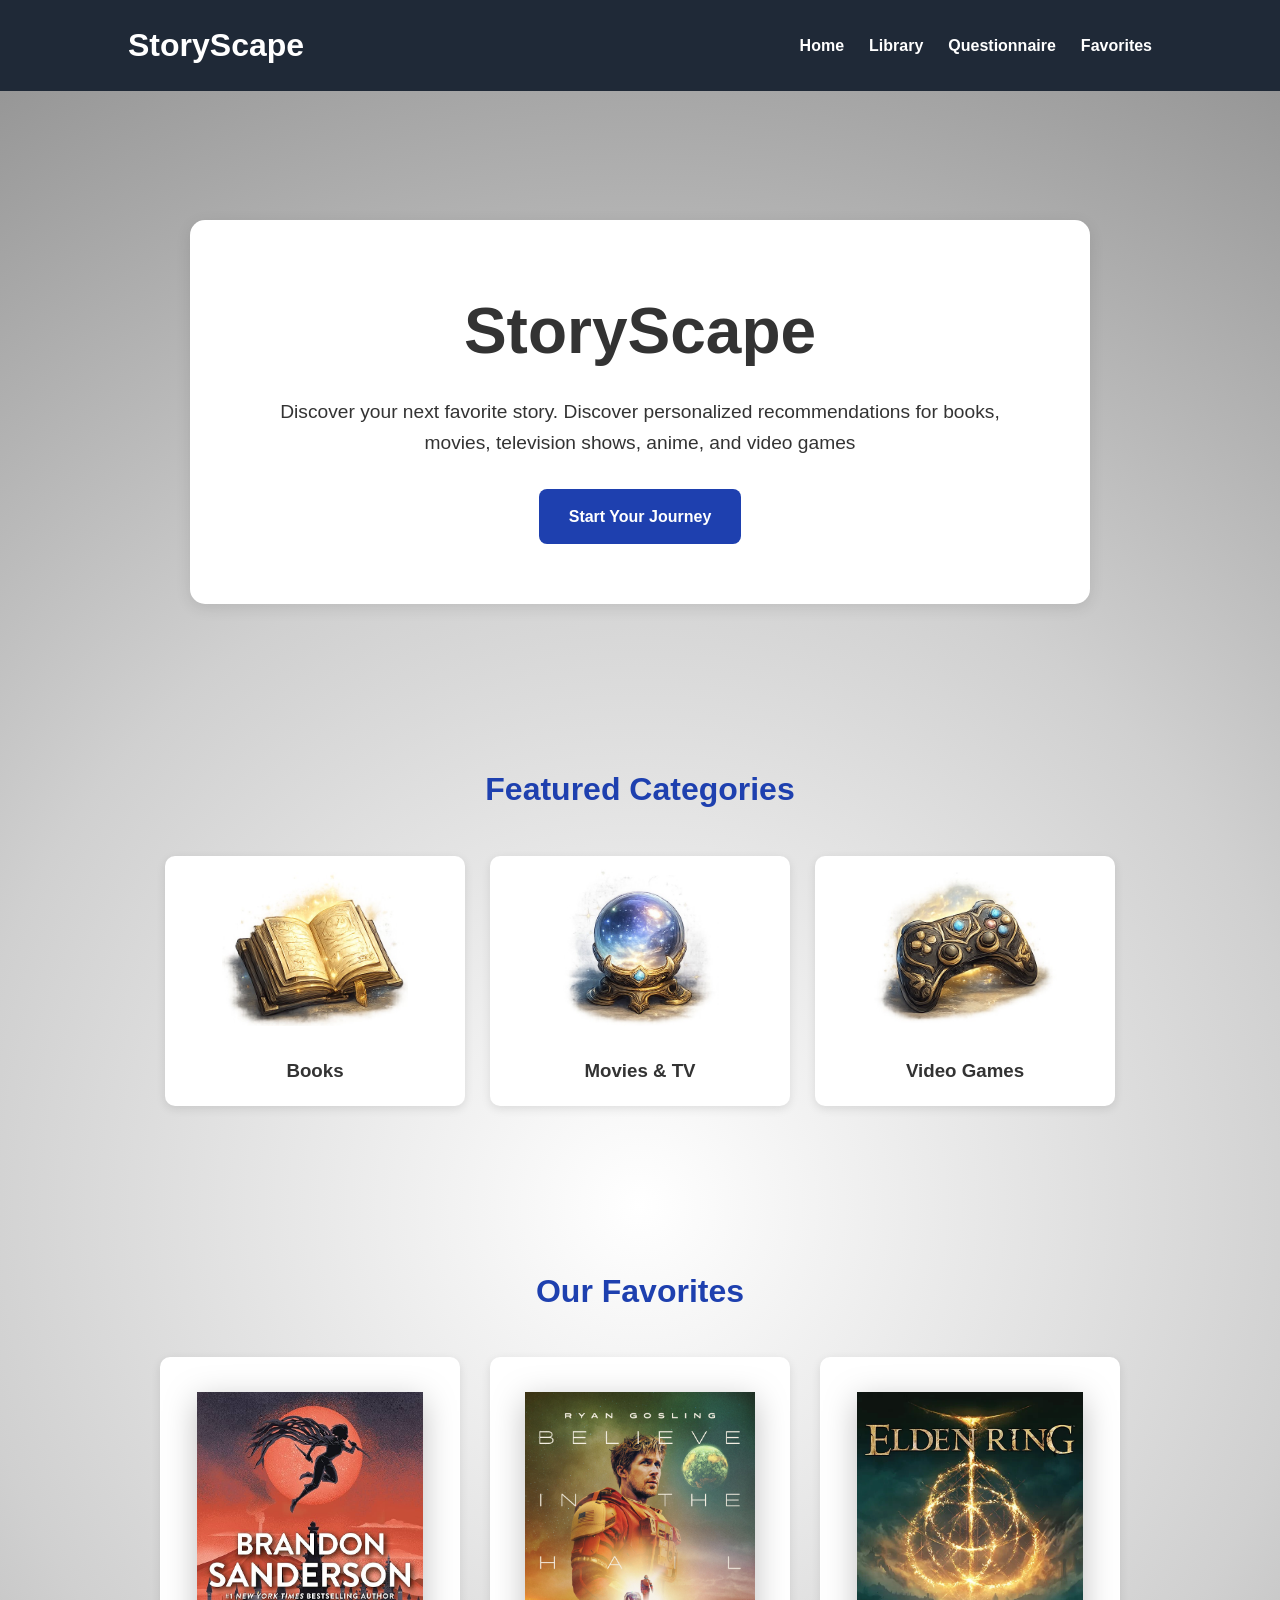
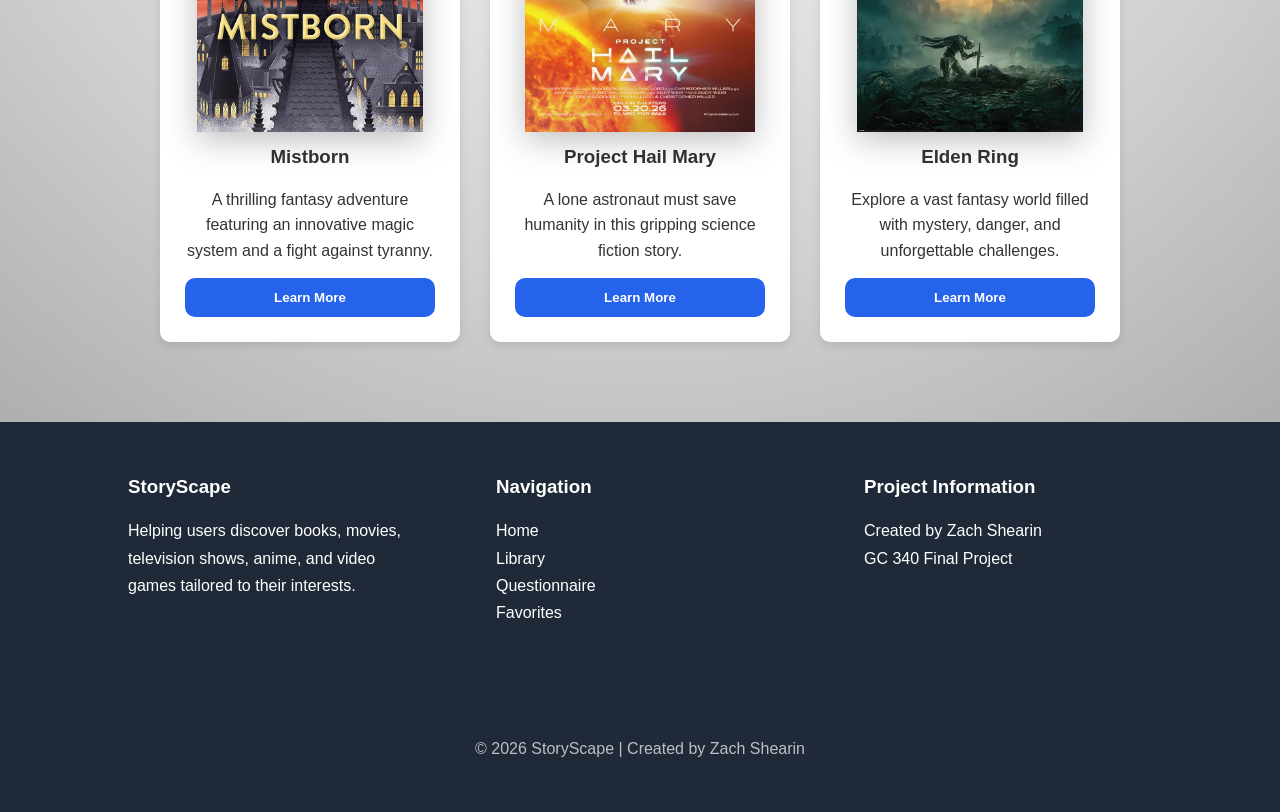
<file: index.html>
<!DOCTYPE html>
<html lang="en">
<head>
	<meta charset="UTF-8">
	<meta name="viewport" content="width=device-width, initial-scale=1.0">
	<title>StoryScape</title>
	
	<link rel="stylesheet" href="css/style.css">
</head>

<body>

	<!-- Header -->
	<header>
		<div class="logo">
			<h2>StoryScape</h2>
		</div>
		
		<nav>
			<ul>
				<li><a href="index.html">Home</a></li>
				<li><a href="library.html">Library</a></li>
				<li><a href="questionnaire.html">Questionnaire</a></li>
				<li><a href="favorites.html">Favorites</a></li>
			</ul>
		</nav>
	</header>
	
	<!-- Hero Section -->
	<section class="hero">
		<div class="hero-content">
			<h1>StoryScape</h1>
			
			<p>
				Discover your next favorite story.
				Discover personalized recommendations for books,
				movies, television shows, anime, and video games
			</p>
			
			<a href="questionnaire.html" class="btn">
				Start Your Journey
			</a>
		</div>
	</section>
	
	<!-- Featured Categories -->
	<section class="featured-categories">
		<h2>Featured Categories</h2>
		
		<div class="category-container">
		
		<a href="library.html?category=Book" class="category-link">
			<div class="category-card">
				<img src="images/books.jpg" alt="Books Category">
				<h3>Books</h3>
			</div>
		</a>
		<a href="library.html?category=Movies%20%26%20TV" class="category-link">	
			<div class="category-card">
				<img src="images/movies.jpg" alt="Movies and TV Category">
				<h3>Movies & TV</h3>
			</div>
		</a>
		<a href="library.html?category=Video%20Game" class="category-link">
			<div class="category-card">
				<img src="images/games.jpg" alt="Video Games Category">
				<h3>Video Games</h3>
			</div>
		</a>	
		</div>
	</section>
	
	<!-- Favorites Section -->
	<section class="favorites">
		<h2>Our Favorites</h2>
		
		<div class="favorites-container">
		
			<div class="favorite-card">
				<img src="images/mistborn.jpg" alt="Mistborn">
				<h3>Mistborn</h3>
				<p>
					A thrilling fantasy adventure featuring an
					innovative magic system and a fight against tyranny.
				</p>
				<button
					class="btn-small home-learn-more"
					data-title="Mistborn">

					Learn More

				</button>
			</div>
			
			<div class="favorite-card">
				<img src="images/project-hail-mary.jpg" alt="Project Hail Mary">
				<h3>Project Hail Mary</h3>
				<p>
					A lone astronaut must save humanity in this
					gripping science fiction story.
				</p>
				<button
					class="btn-small home-learn-more"
					data-title="Project Hail Mary">

					Learn More

				</button>
			</div>
			
			<div class="favorite-card">
				<img src="images/elden-ring.jpg" alt="Elden Ring">
				<h3>Elden Ring</h3>
				<p>
					Explore a vast fantasy world filled with
					mystery, danger, and unforgettable challenges.
				</p>
				<button
					class="btn-small home-learn-more"
					data-title="Elden Ring">

					Learn More

				</button>
			</div>
		
		</div>
	</section>
	
										<!-- Footer -->
	<footer>

		<div class="footer-section">

			<h3>StoryScape</h3>

			<p>
				Helping users discover books, movies,
				television shows, anime, and video games
				tailored to their interests.
			</p>

		</div>

		<div class="footer-section">

			<h3>Navigation</h3>

			<p><a href="index.html">Home</a></p>

			<p><a href="library.html">Library</a></p>

			<p><a href="questionnaire.html">Questionnaire</a></p>

			<p><a href="favorites.html">Favorites</a></p>

		</div>

		<div class="footer-section">

			<h3>Project Information</h3>

			<p>Created by Zach Shearin</p>

			<p>GC 340 Final Project</p>
		
		</div>
		<p class="copyright">
			© 2026 StoryScape | Created by Zach Shearin
		</p>
	</footer>
	<script src="js/home.js"></script>
	<script src="js/database.js"></script>
</body>
</html>
</file>
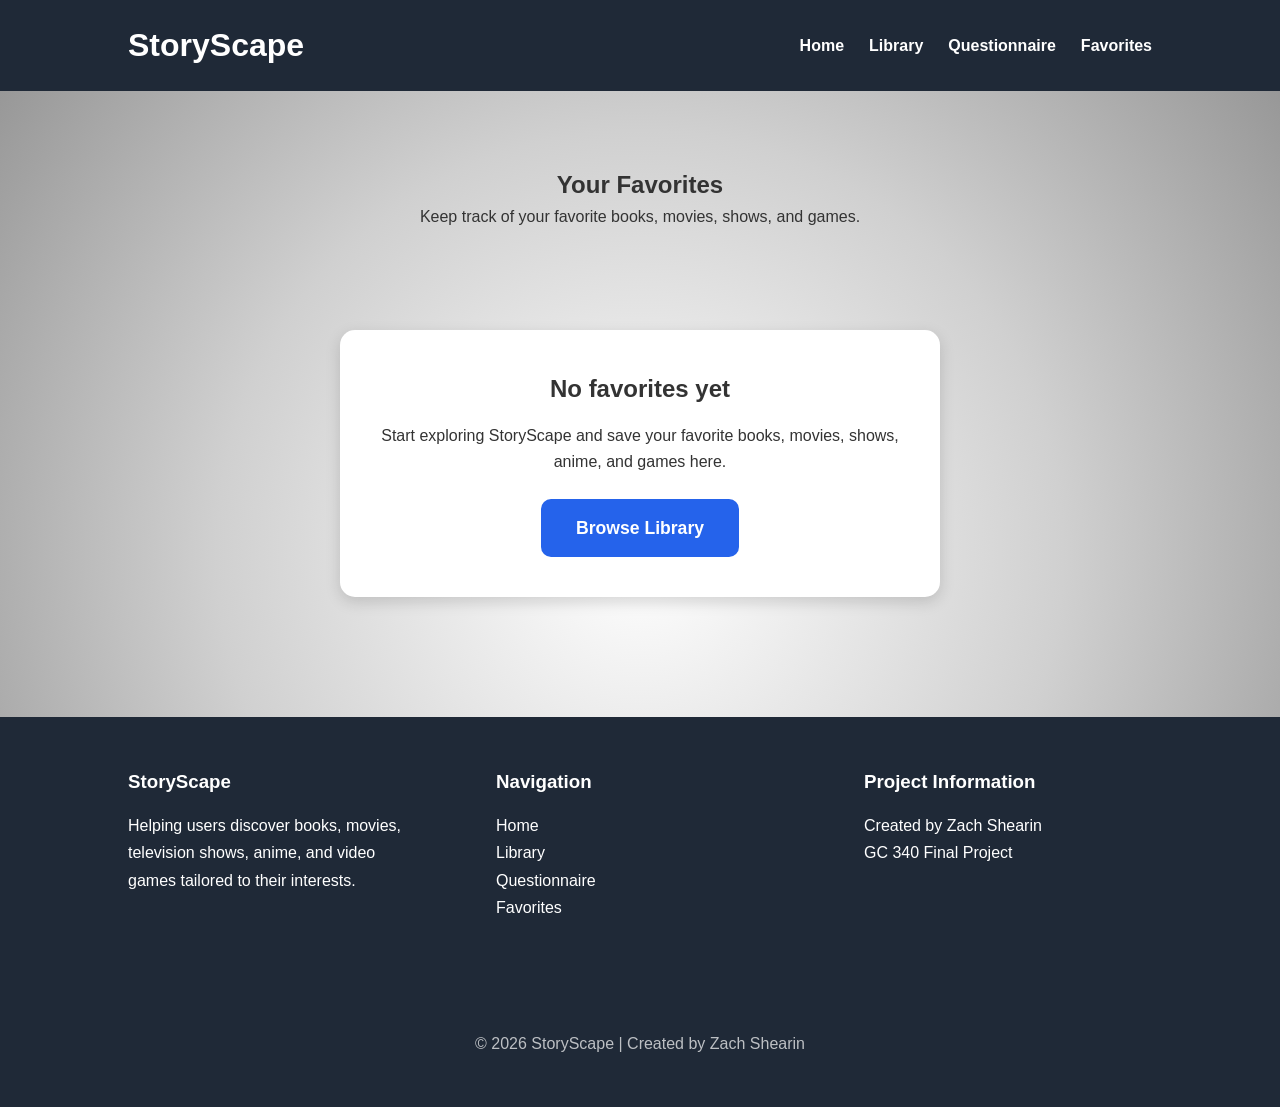
<file: favorites.html>
a<!DOCTYPE html>

<html lang="en">

<head>

    <meta charset="UTF-8">

    <meta name="viewport"
          content="width=device-width, initial-scale=1.0">

    <title>StoryScape Favorites</title>

    <link rel="stylesheet"
          href="css/style.css">

</head>

<body>

    <!-- Header -->
    <header>
		<div class="logo">
			<h2>StoryScape</h2>
		</div>
		
		<nav>
			<ul>
				<li><a href="index.html">Home</a></li>
				<li><a href="library.html">Library</a></li>
				<li><a href="questionnaire.html">Questionnaire</a></li>
				<li><a href="favorites.html">Favorites</a></li>
			</ul>
		</nav>
	</header>

    <!-- Favorites Section -->
    <section class="favorites-page">

        <h1>Your Favorites</h1>

        <p class="favorites-subtitle">
            Keep track of your favorite books, movies, shows, and games.
        </p>

        <div
            class="favorites-container"
            id="favorites-container">

        </div>

    </section>

    <!-- Footer -->
    <footer>

		<div class="footer-section">

			<h3>StoryScape</h3>

			<p>
				Helping users discover books, movies,
				television shows, anime, and video games
				tailored to their interests.
			</p>

		</div>

		<div class="footer-section">

			<h3>Navigation</h3>

			<p><a href="index.html">Home</a></p>

			<p><a href="library.html">Library</a></p>

			<p><a href="questionnaire.html">Questionnaire</a></p>

			<p><a href="favorites.html">Favorites</a></p>

		</div>

		<div class="footer-section">

			<h3>Project Information</h3>

			<p>Created by Zach Shearin</p>

			<p>GC 340 Final Project</p>
		
		</div>
		<p class="copyright">
			© 2026 StoryScape | Created by Zach Shearin
		</p>
	</footer>

    <script src="js/favorites.js"></script>

</body>

</html>
</file>
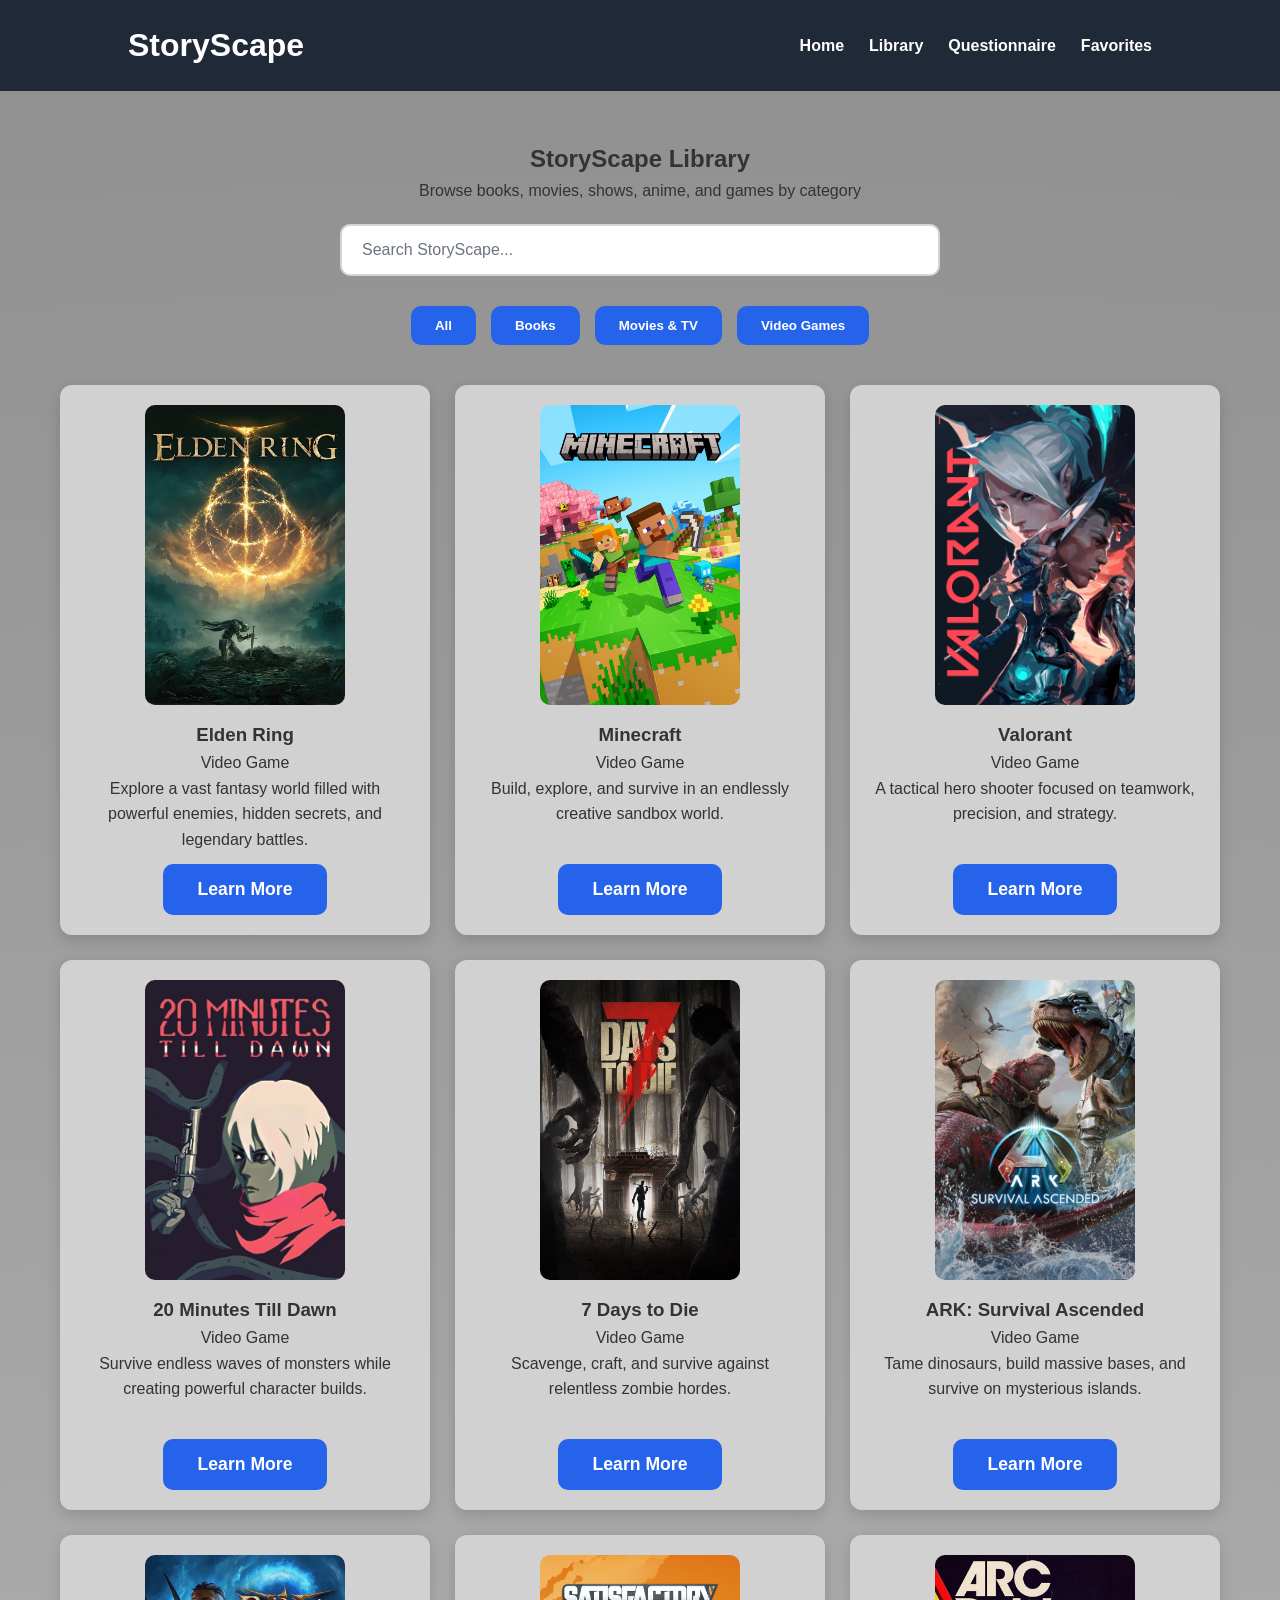
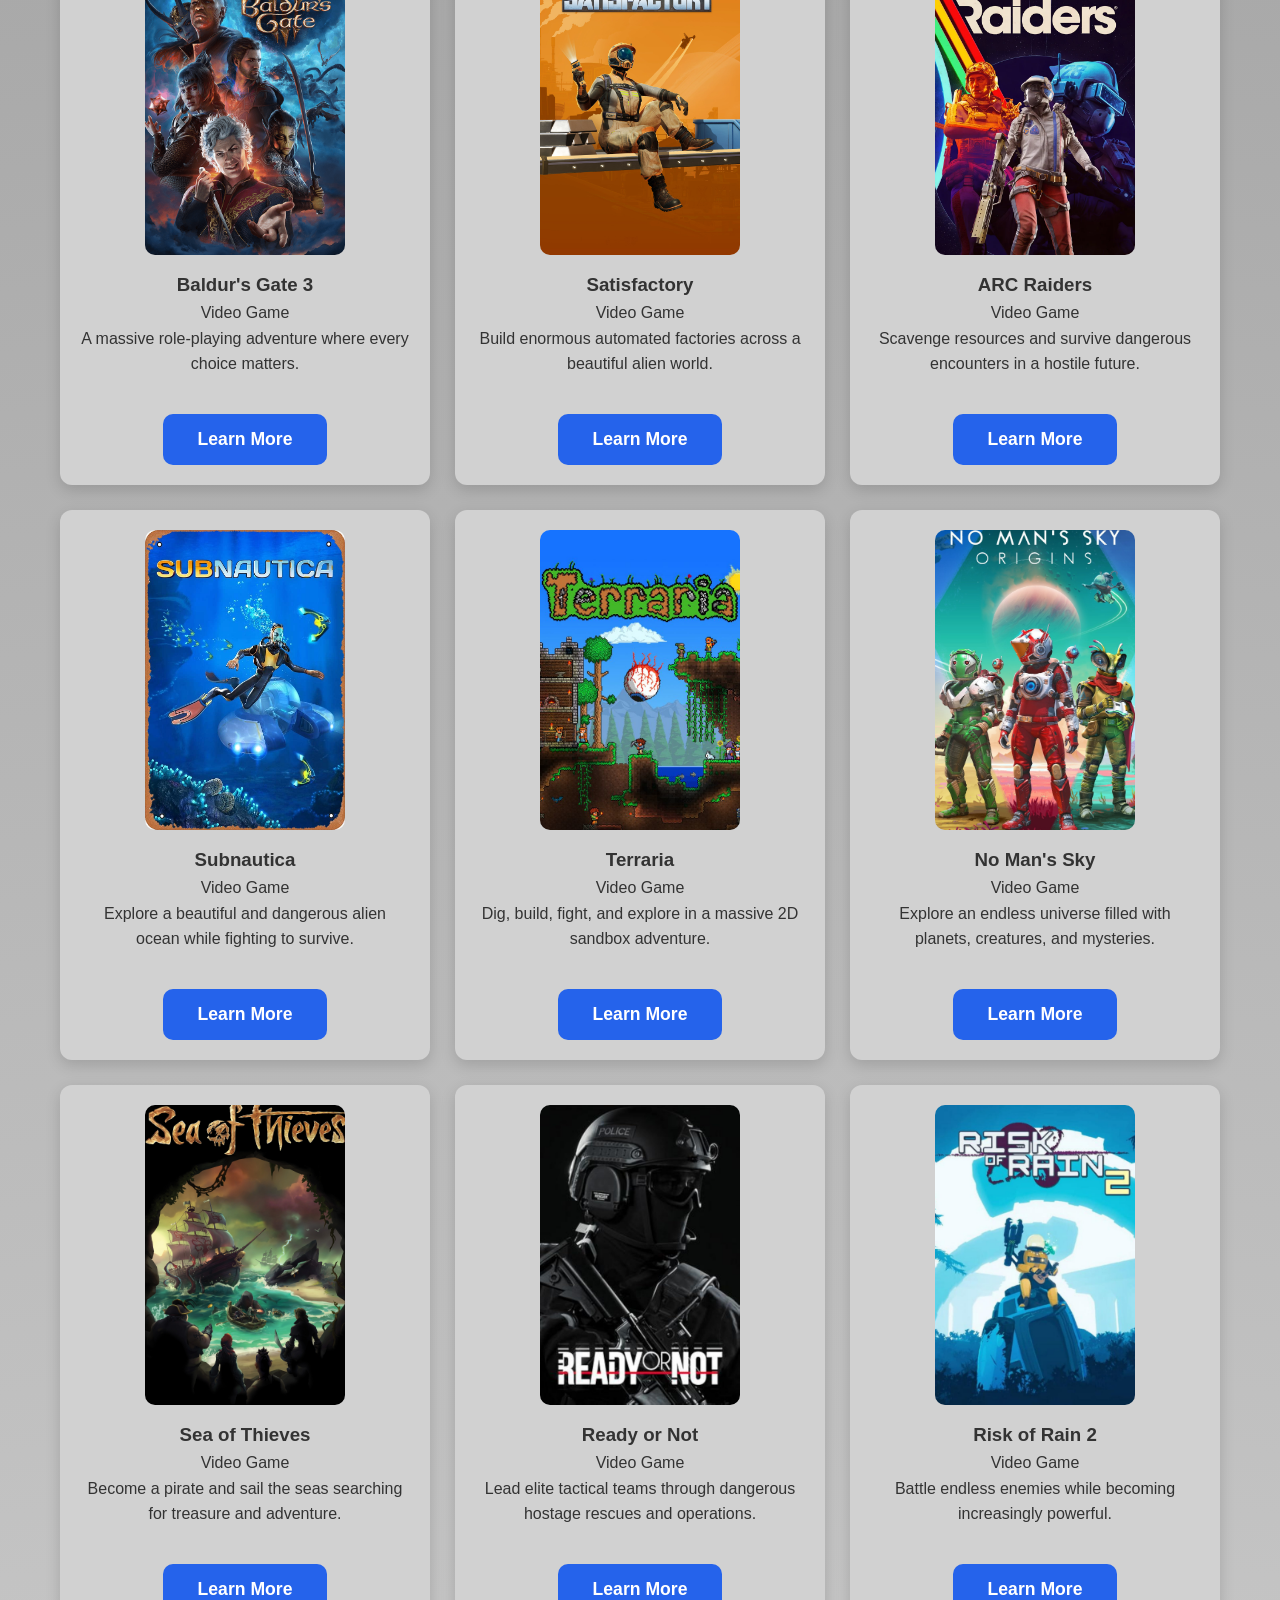
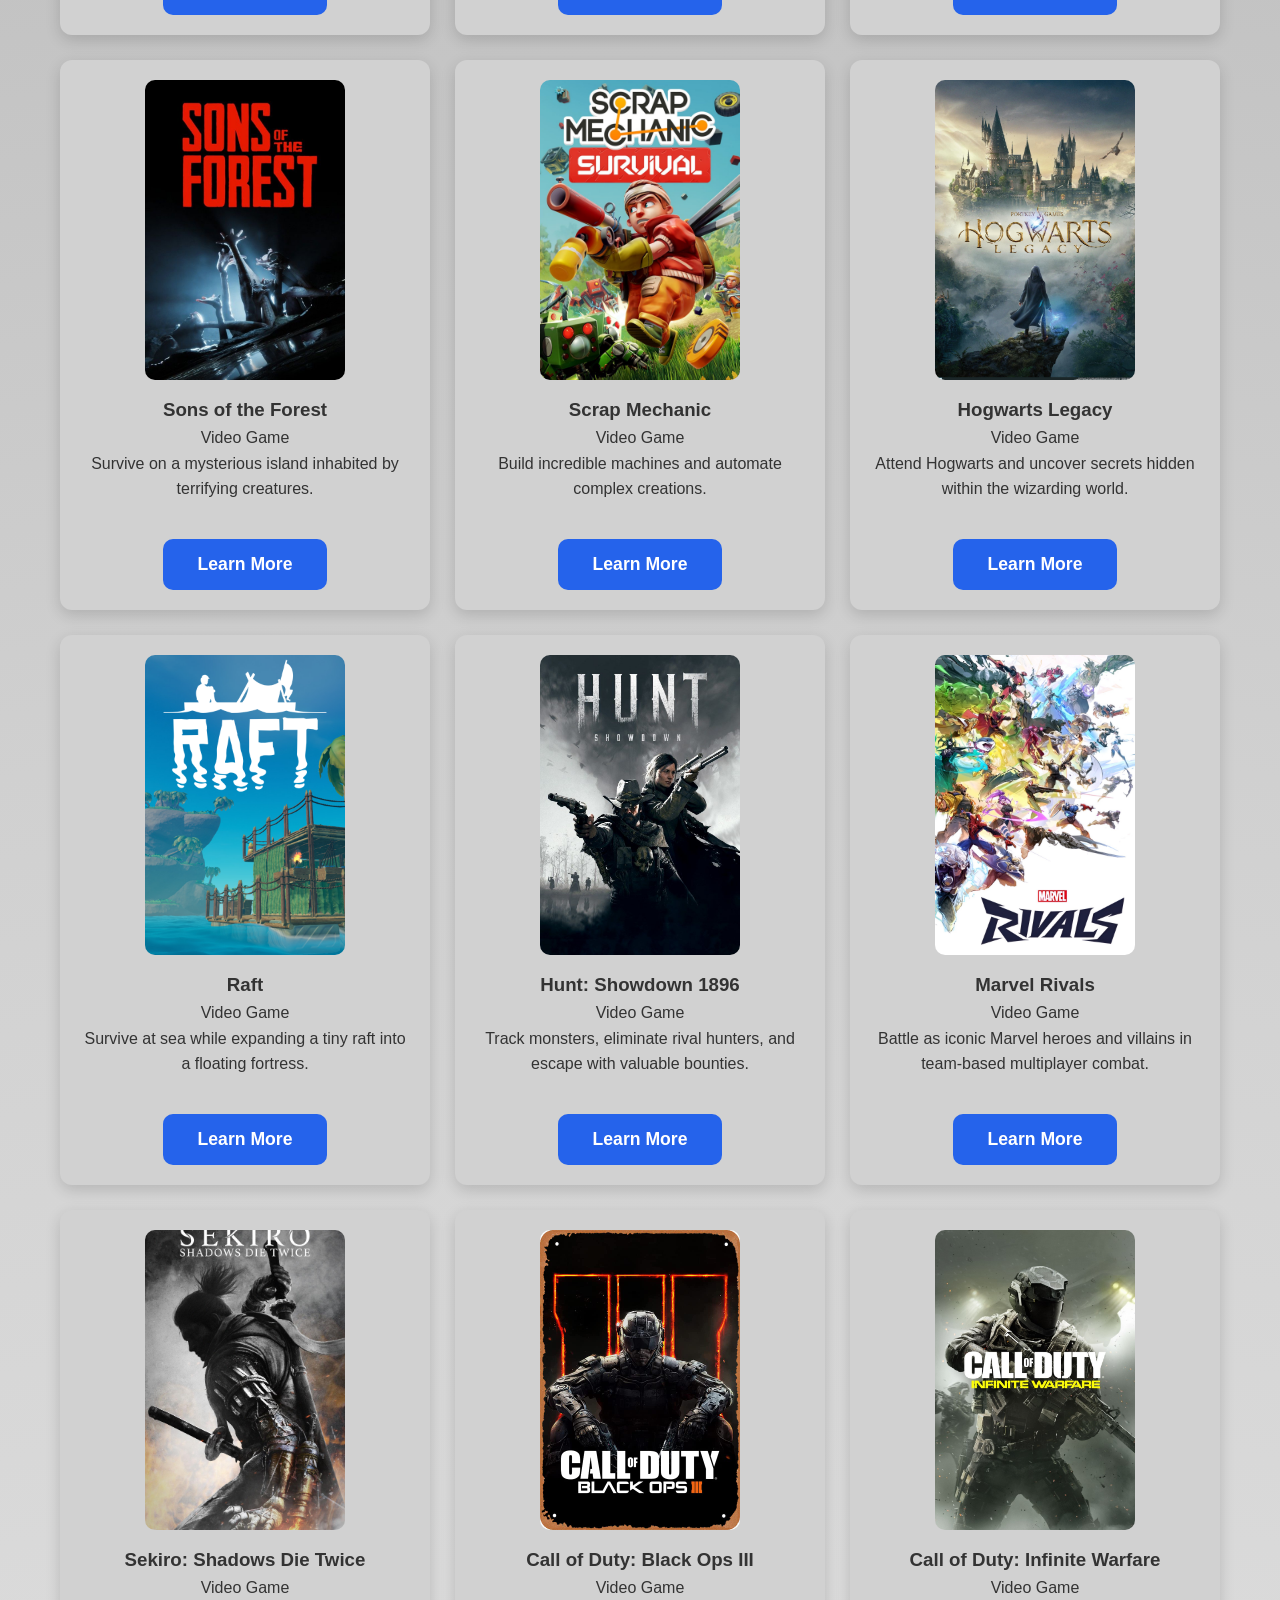
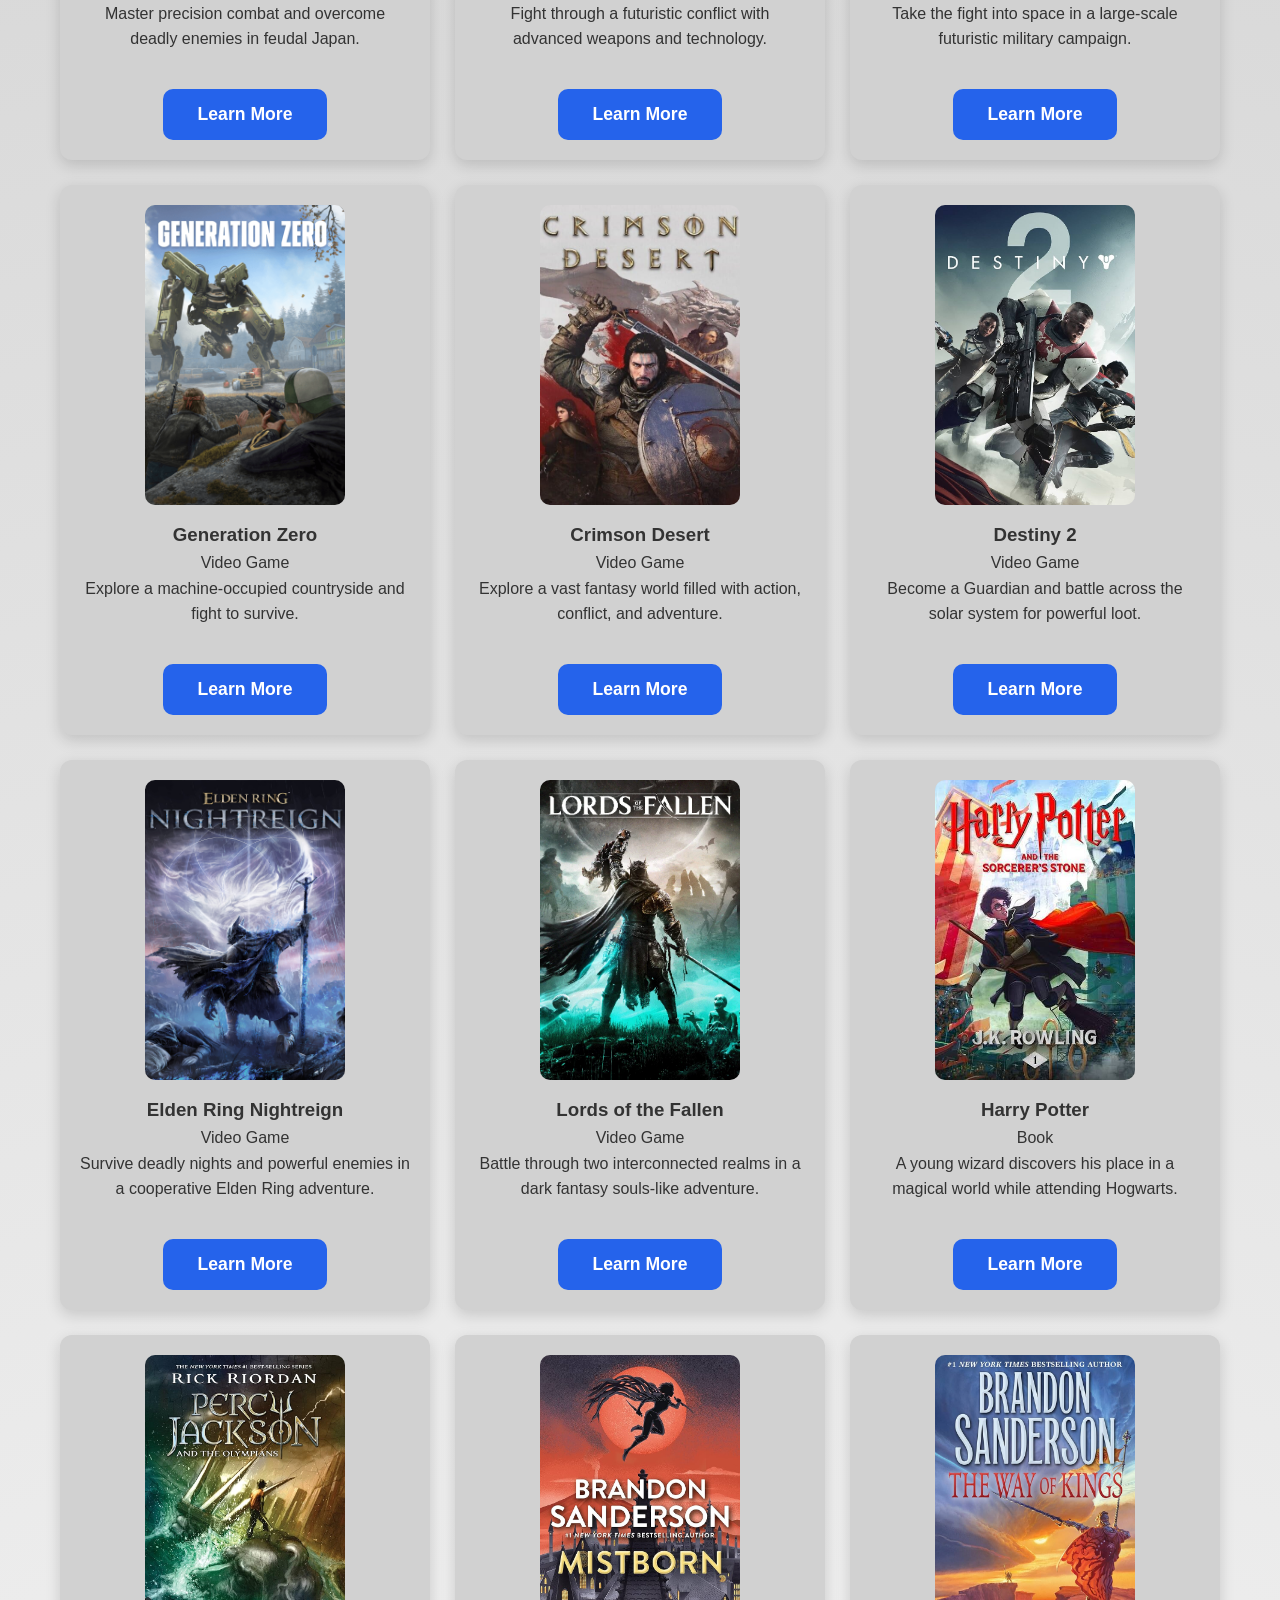
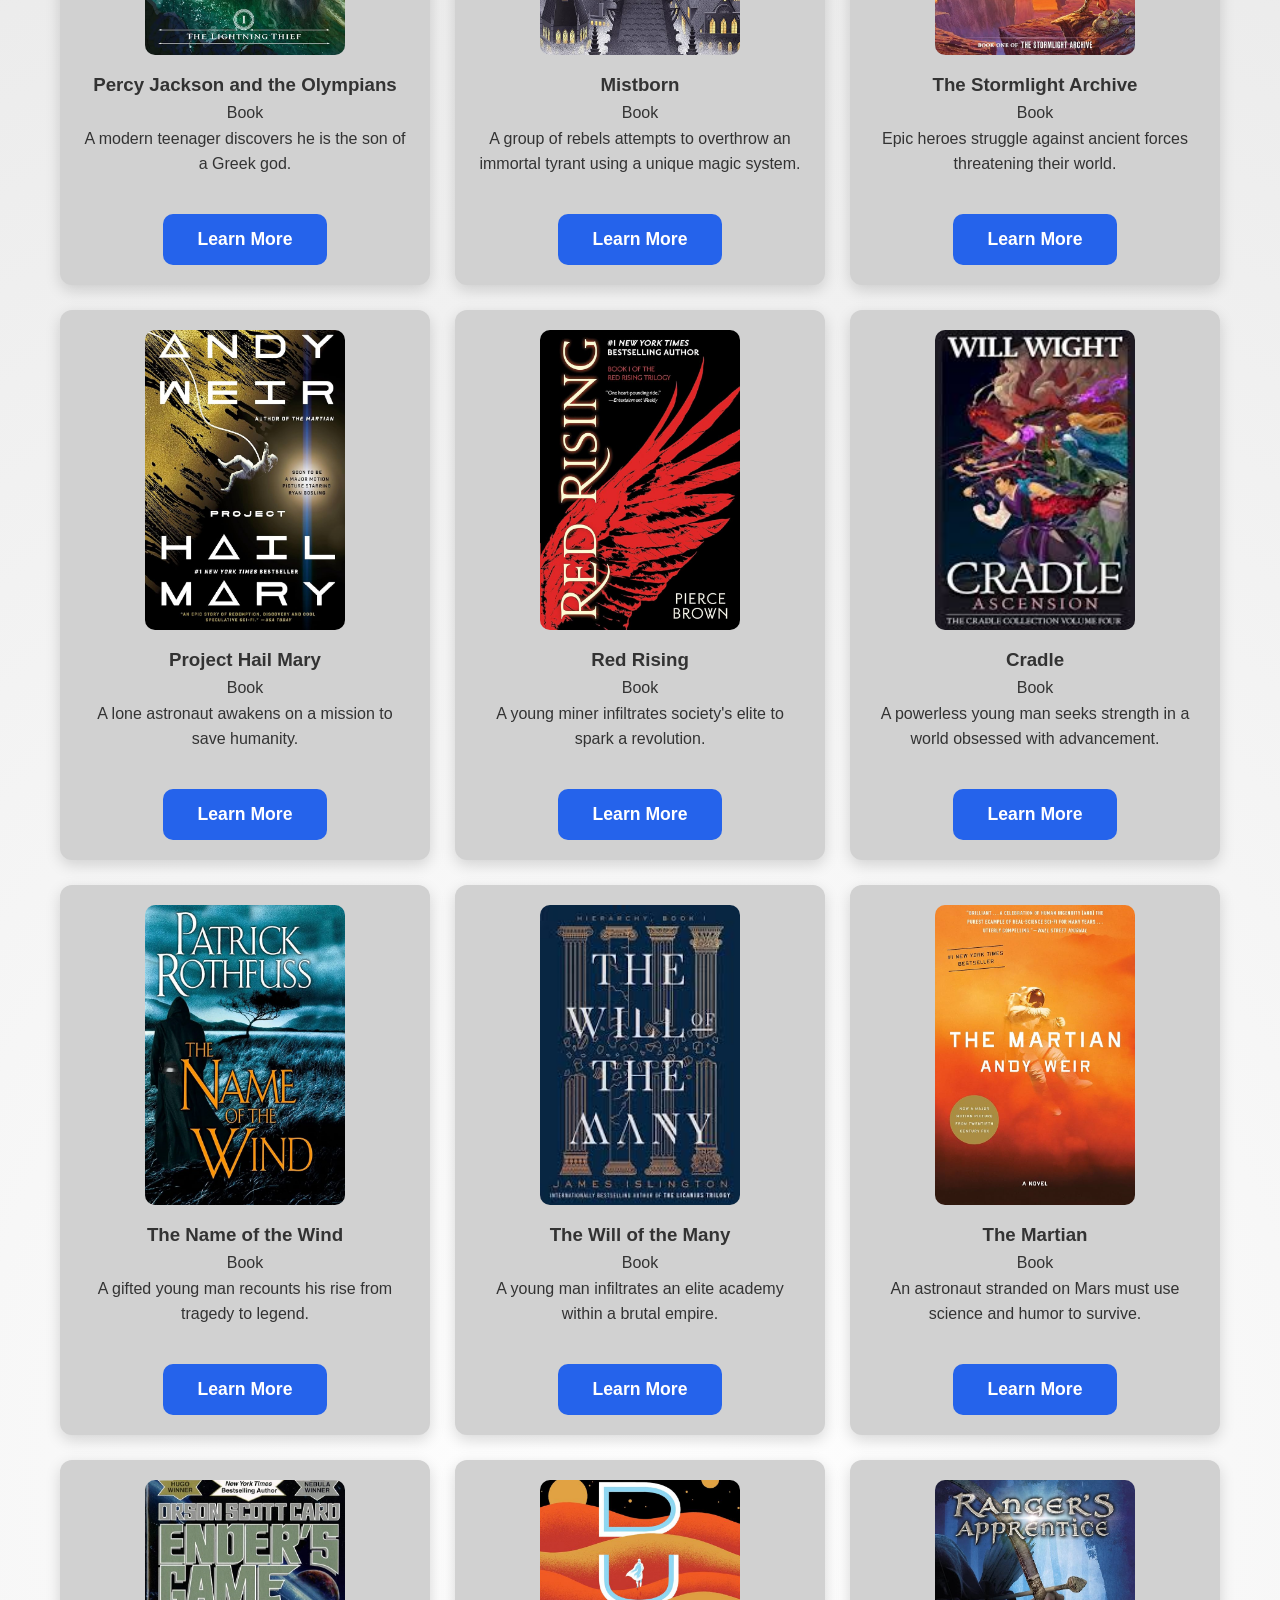
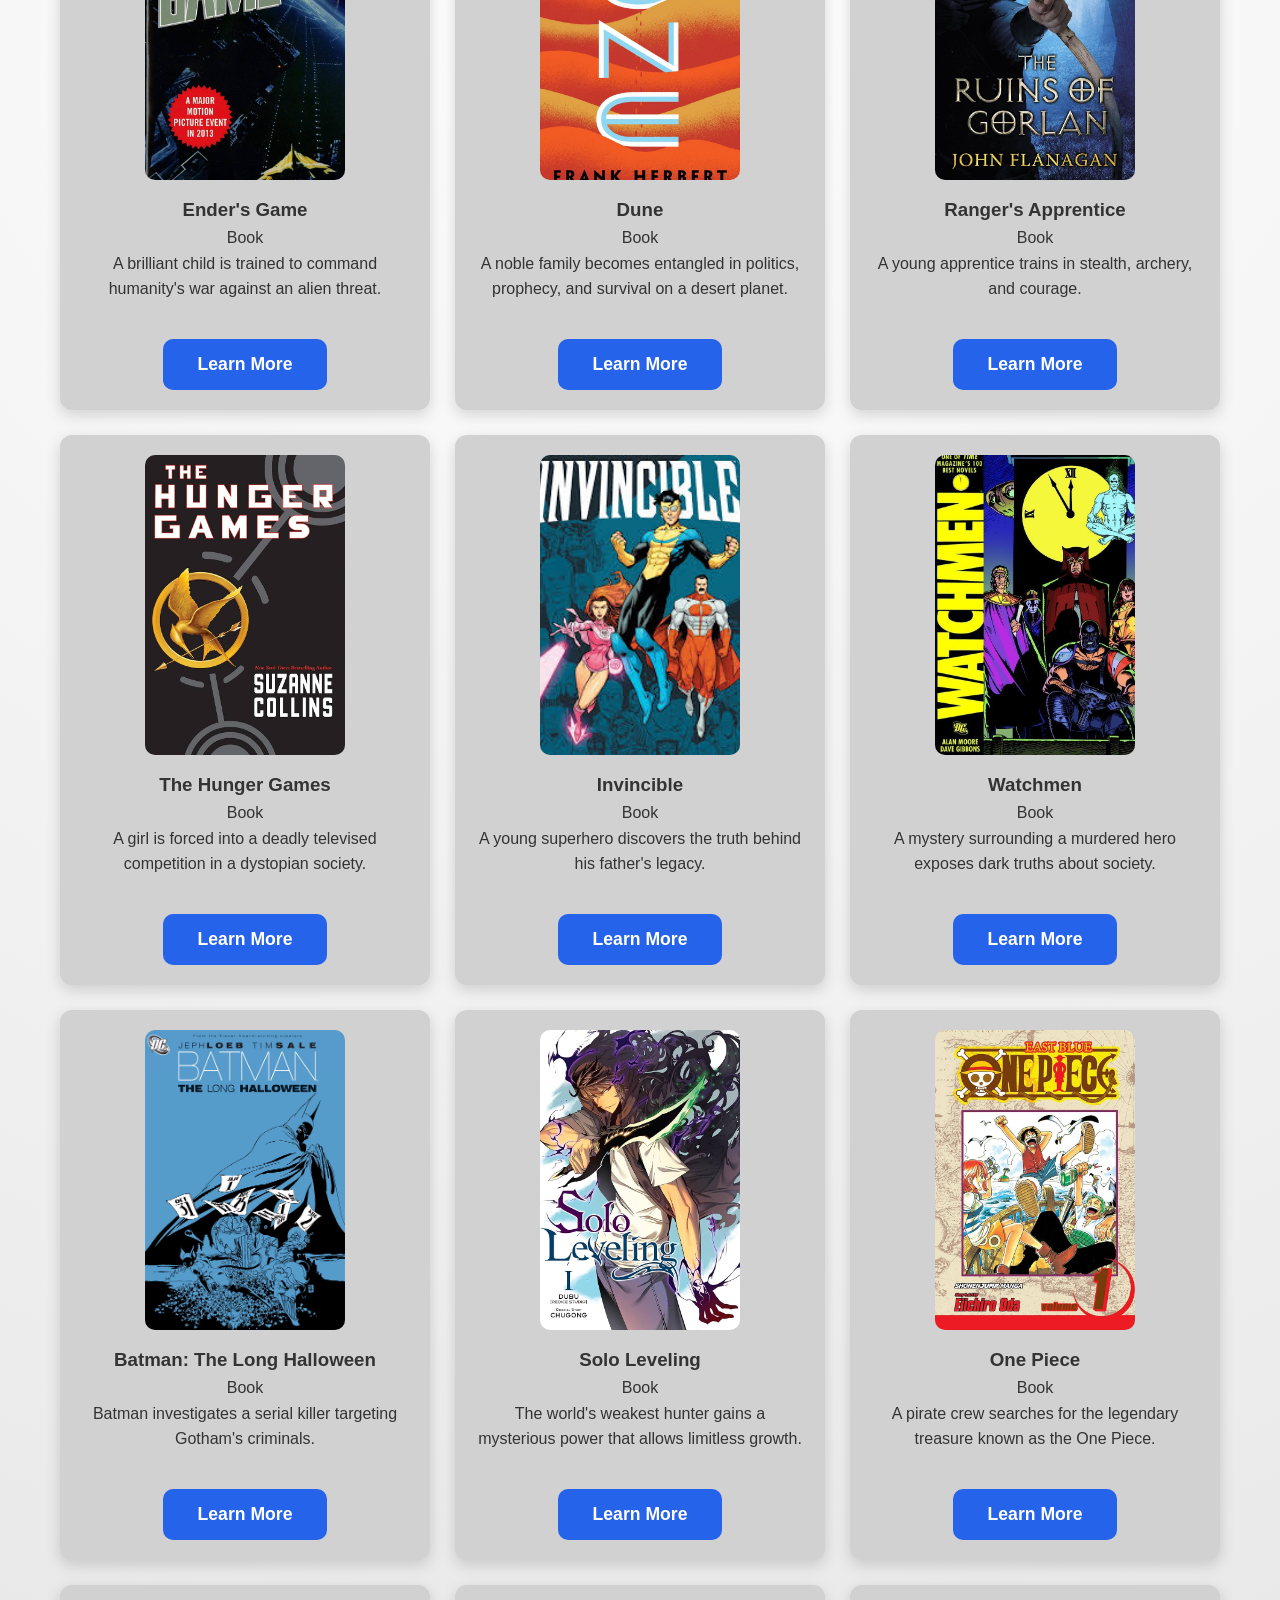
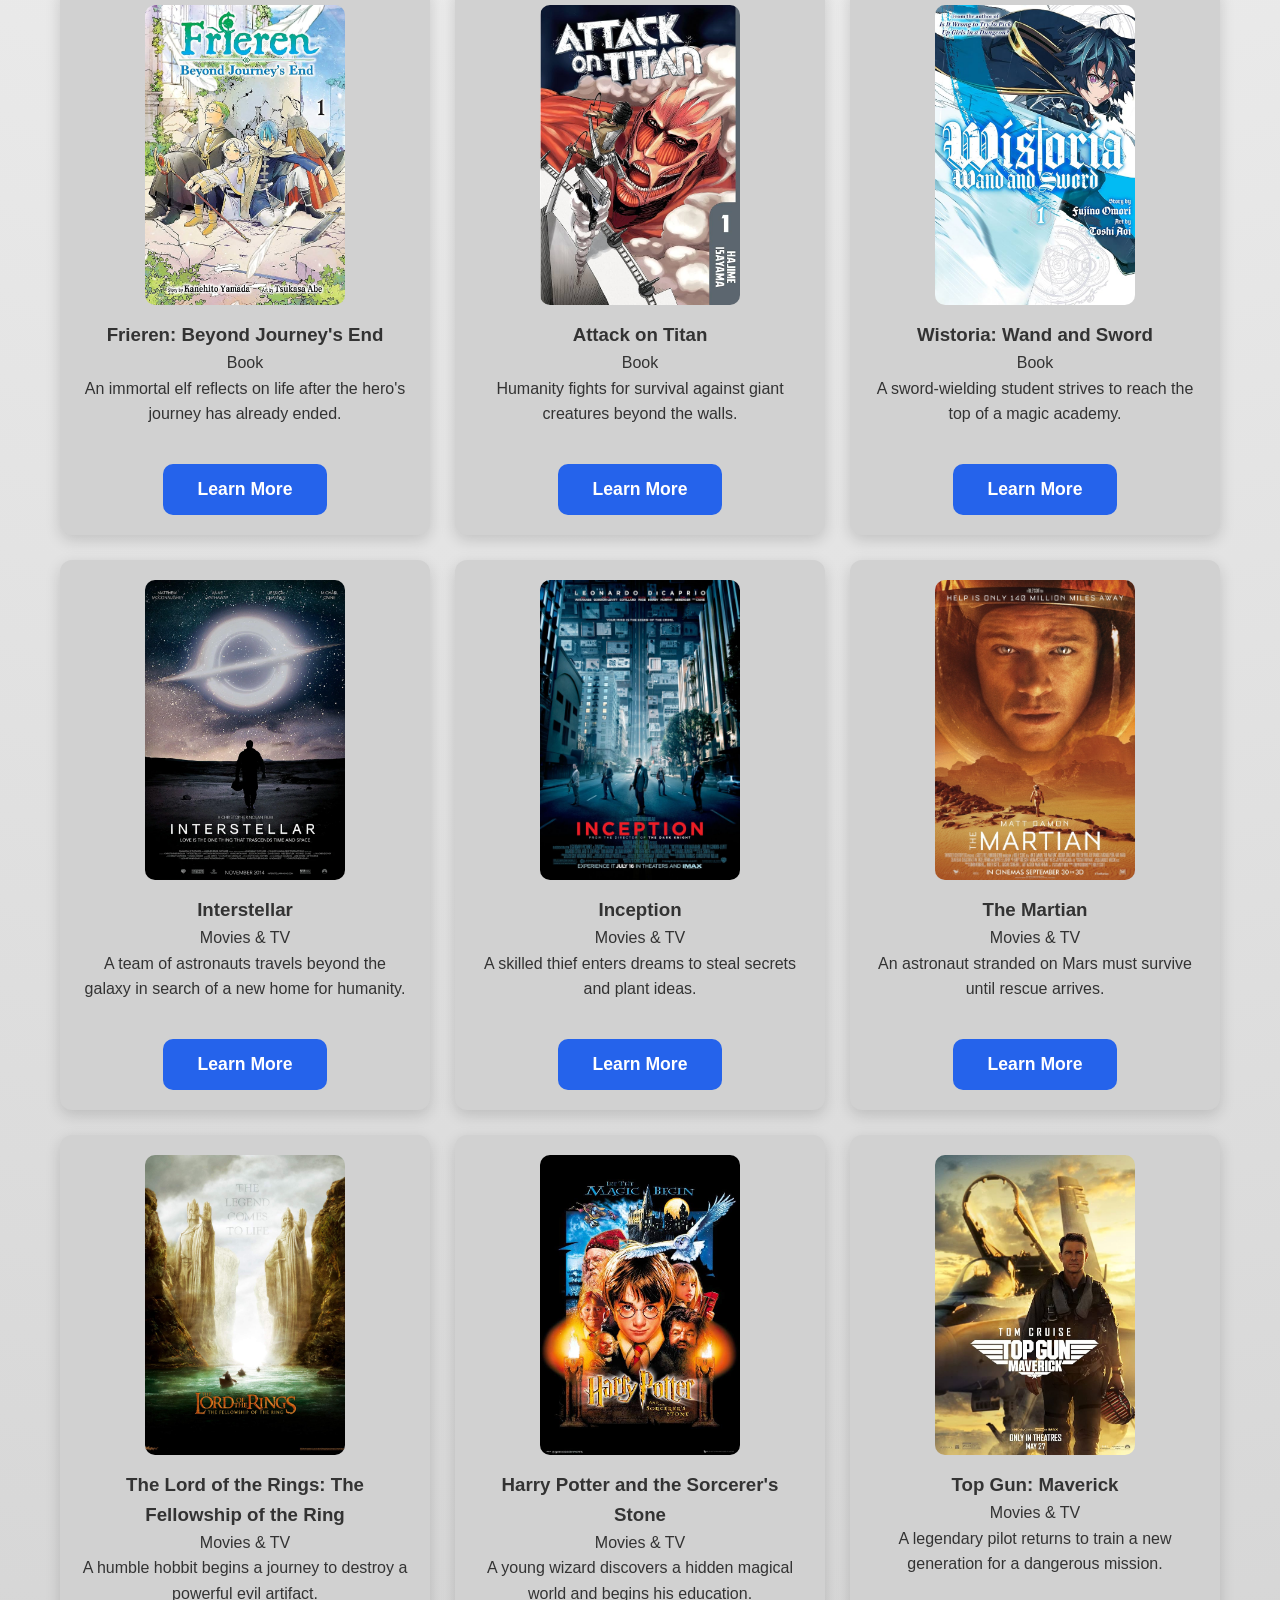
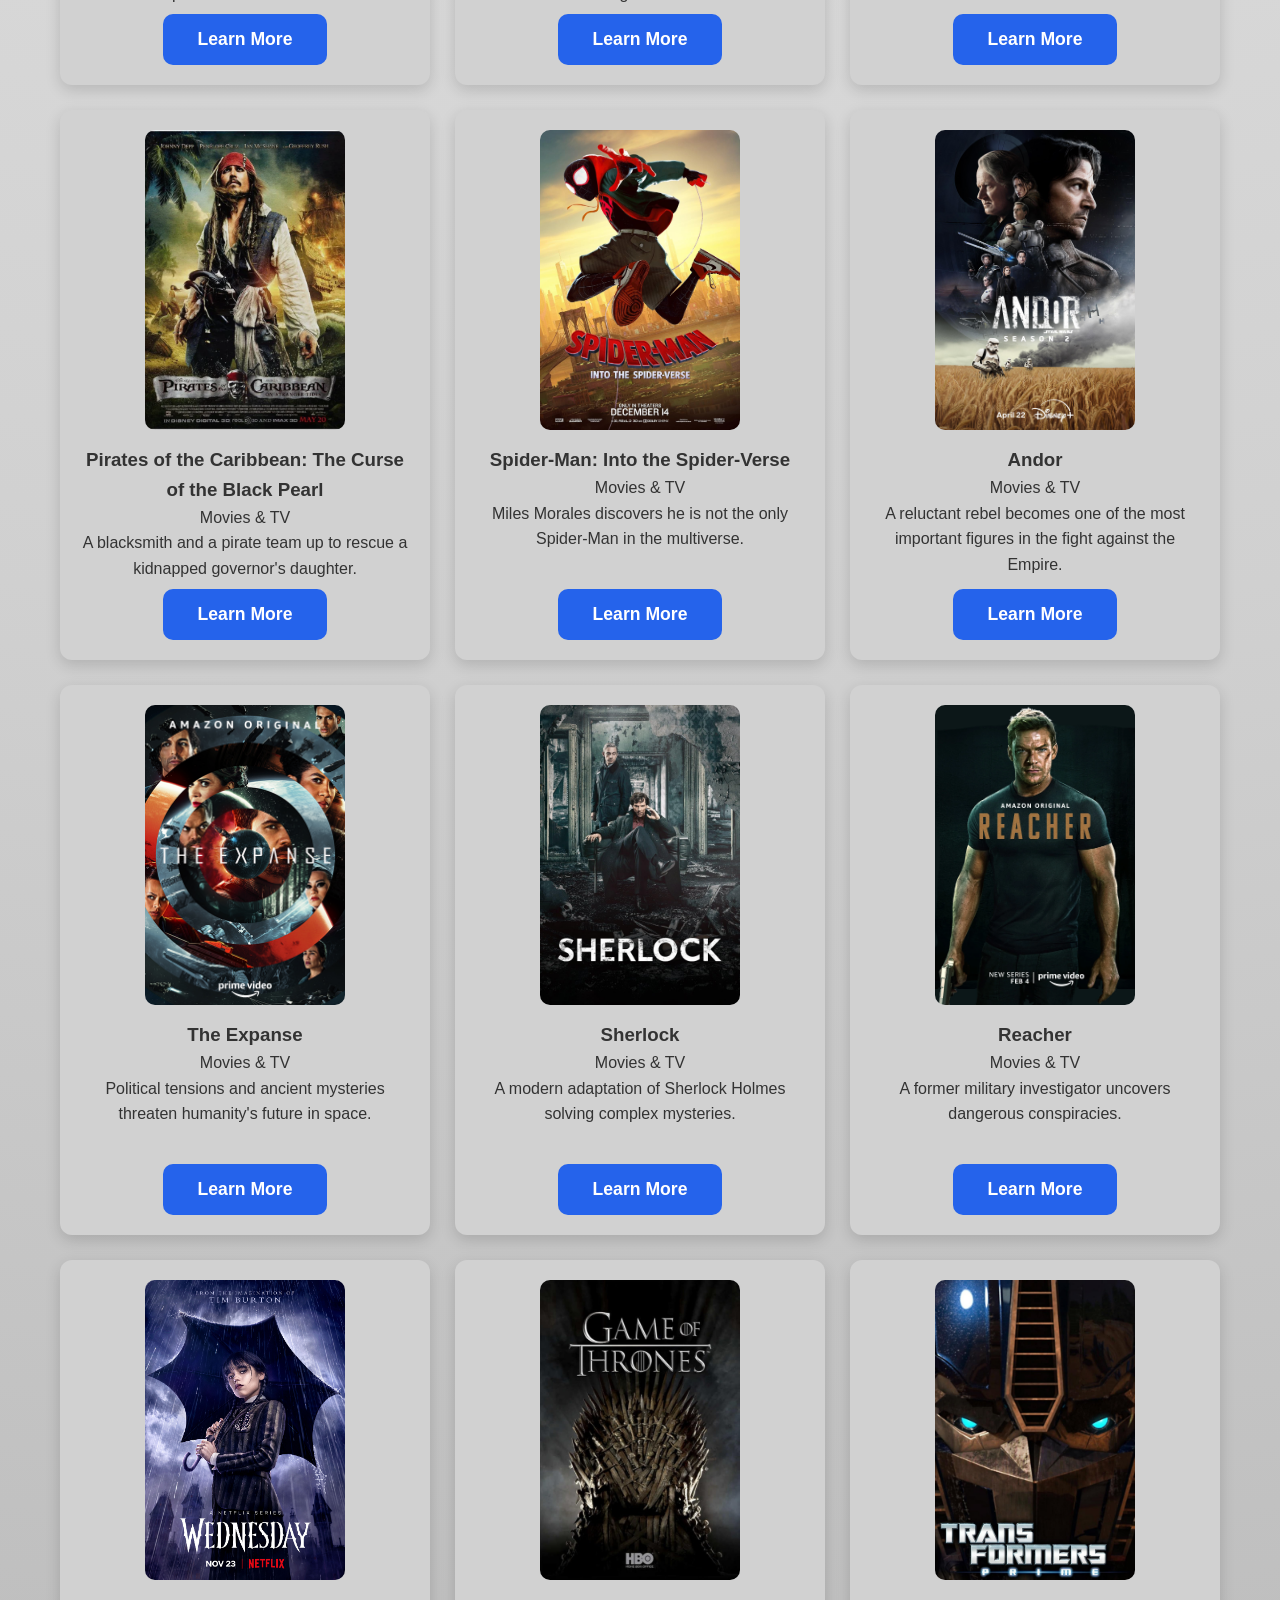
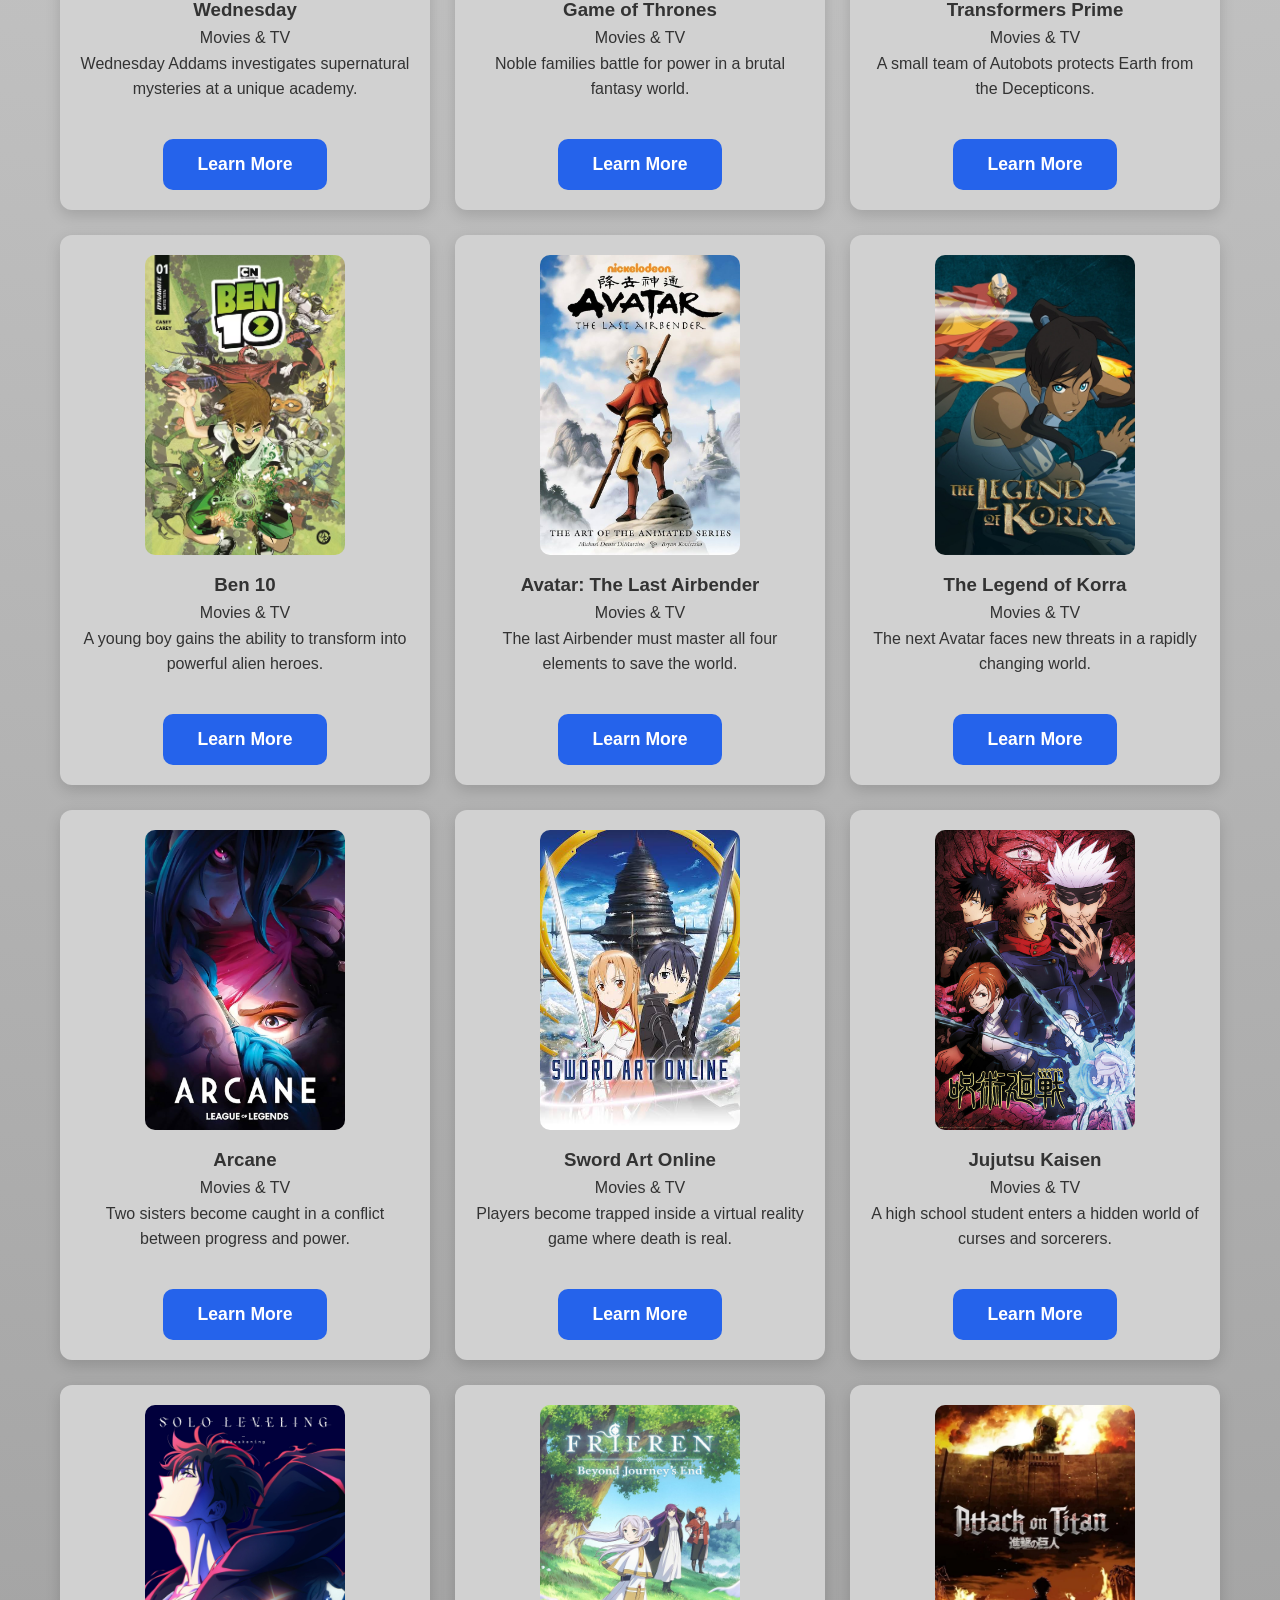
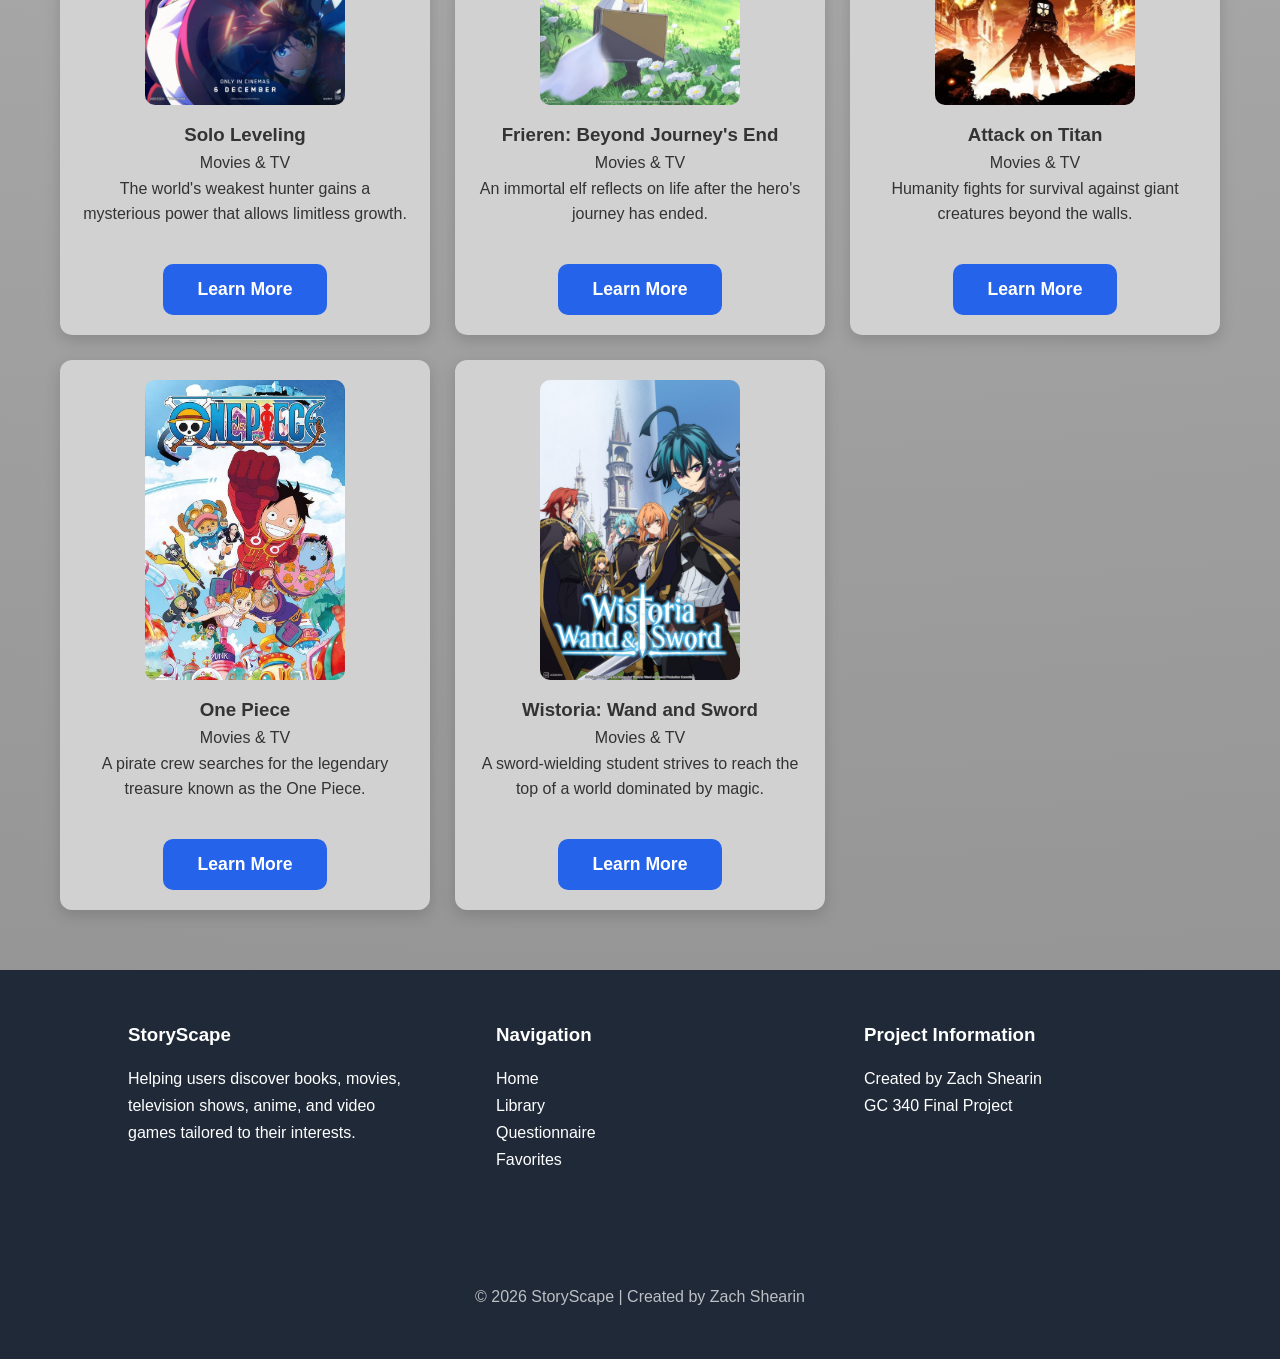
<file: library.html>
<!DOCTYPE html>
<html lang="en">
<head>
    <meta charset="UTF-8">
    <meta name="viewport" content="width=device-width, initial-scale=1.0">
    <title>StoryScape Library</title>

    <link rel="stylesheet" href="css/style.css">
</head>
<body>

    <!-- Header -->

    <header>
        <div class="logo">
            <h2>StoryScape</h2>
        </div>

        <nav>
            <ul>
                <li><a href="index.html">Home</a></li>
                <li><a href="library.html">Library</a></li>
                <li><a href="questionnaire.html">Questionnaire</a></li>
                <li><a href="favorites.html">Favorites</a></li>
            </ul>
        </nav>
    </header>

    <!-- Library Section -->
    <section class="library-page">
        <h1>StoryScape Library</h1>

        <p class="library-subtitle">Browse books, movies, shows, anime, and games by category</p>

        <input
            type="text"
            id="library-search"
            placeholder="Search StoryScape..."
        >

        <div class="library-filters">
            <button class="filter-btn" data-category="all">All</button>
            <button class="filter-btn" data-category="Book">Books</button>
            <button class="filter-btn" data-category="Movies & TV">Movies & TV</button>
            <button class="filter-btn" data-category="Video Game">Video Games</button>
        </div>

        <div class="library-container" id="library-container">
        </div>


    </section>

    <!-- FOOOTER -->

	<footer>

		<div class="footer-section">

			<h3>StoryScape</h3>

			<p>
				Helping users discover books, movies,
				television shows, anime, and video games
				tailored to their interests.
			</p>

		</div>

		<div class="footer-section">

			<h3>Navigation</h3>

			<p><a href="index.html">Home</a></p>

            <p><a href="library.html">Library</a></p>

			<p><a href="questionnaire.html">Questionnaire</a></p>

			<p><a href="favorites.html">Favorites</a></p>

		</div>

		<div class="footer-section">

			<h3>Project Information</h3>

			<p>Created by Zach Shearin</p>

			<p>GC 340 Final Project</p>

		</div>
		<p class="copyright">
			© 2026 StoryScape | Created by Zach Shearin
		</p>
	</footer>
	<script src="js/database.js"></script>
	<script src="js/library.js"></script>
</body>
</html>
</file>
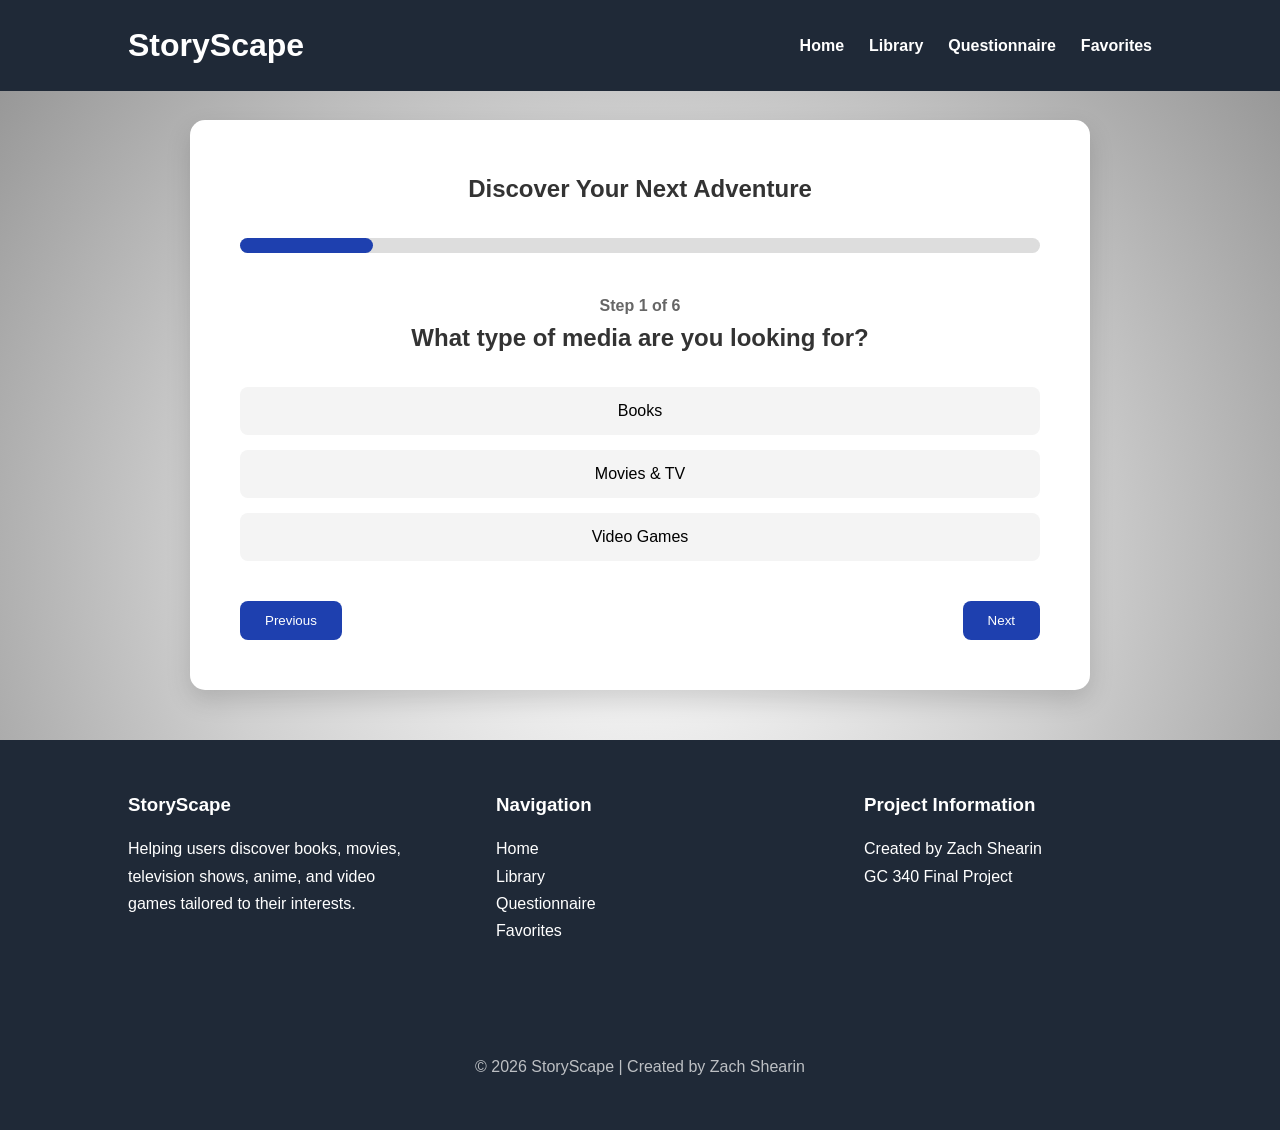
<file: questionnaire.html>
<!DOCTYPE html>
<html lang="en">
<head>
    <meta charset="UTF-8">
    <meta name="viewport" content="width=device-width, initial-scale=1.0">
    <title>StoryScape Questionnaire</title>

    <link rel="stylesheet" href="css/style.css">
</head>
<body>

    <!-- Header -->
    <header>
        <div class="logo">
            <h2>StoryScape</h2>
        </div>

        <nav>
            <ul>
                <li><a href="index.html">Home</a></li>
				<li><a href="library.html">Library</a></li>
                <li><a href="questionnaire.html">Questionnaire</a></li>
                <li><a href="favorites.html">Favorites</a></li>
            </ul>
        </nav>
    </header>

    <!-- Questionnaire Section -->
    <section class="questionnaire">

        <div class="questionnaire-card">

            <h1>Discover Your Next Adventure</h1>

            <div class="progress-container">
                <div class="progress-bar"></div>
            </div>
			
			<p id="progress-text" class="progress-text">
				Step 1 of 5
			</p>

            <h2 id="question-title">
				What type of media are you looking for?
			</h2>

			<div class="answers" id="answers-container">
			</div>

			<div class="navigation-buttons">

				<button class="nav-btn" id="previous-btn">
					Previous
				</button>

				<button class="nav-btn" id="next-btn">
					Next
				</button>

			</div>

        </div>

    </section>
	<script src="js/questionnaire.js"></script>
	
	<footer>

		<div class="footer-section">

			<h3>StoryScape</h3>

			<p>
				Helping users discover books, movies,
				television shows, anime, and video games
				tailored to their interests.
			</p>

		</div>

		<div class="footer-section">

			<h3>Navigation</h3>

			<p><a href="index.html">Home</a></p>

			<p><a href="library.html">Library</a></p>

			<p><a href="questionnaire.html">Questionnaire</a></p>

			<p><a href="favorites.html">Favorites</a></p>

		</div>

		<div class="footer-section">

			<h3>Project Information</h3>

			<p>Created by Zach Shearin</p>

			<p>GC 340 Final Project</p>

		</div>
		<p class="copyright">
			© 2026 StoryScape | Created by Zach Shearin
		</p>
	</footer>
	
</body>
</html>
</file>
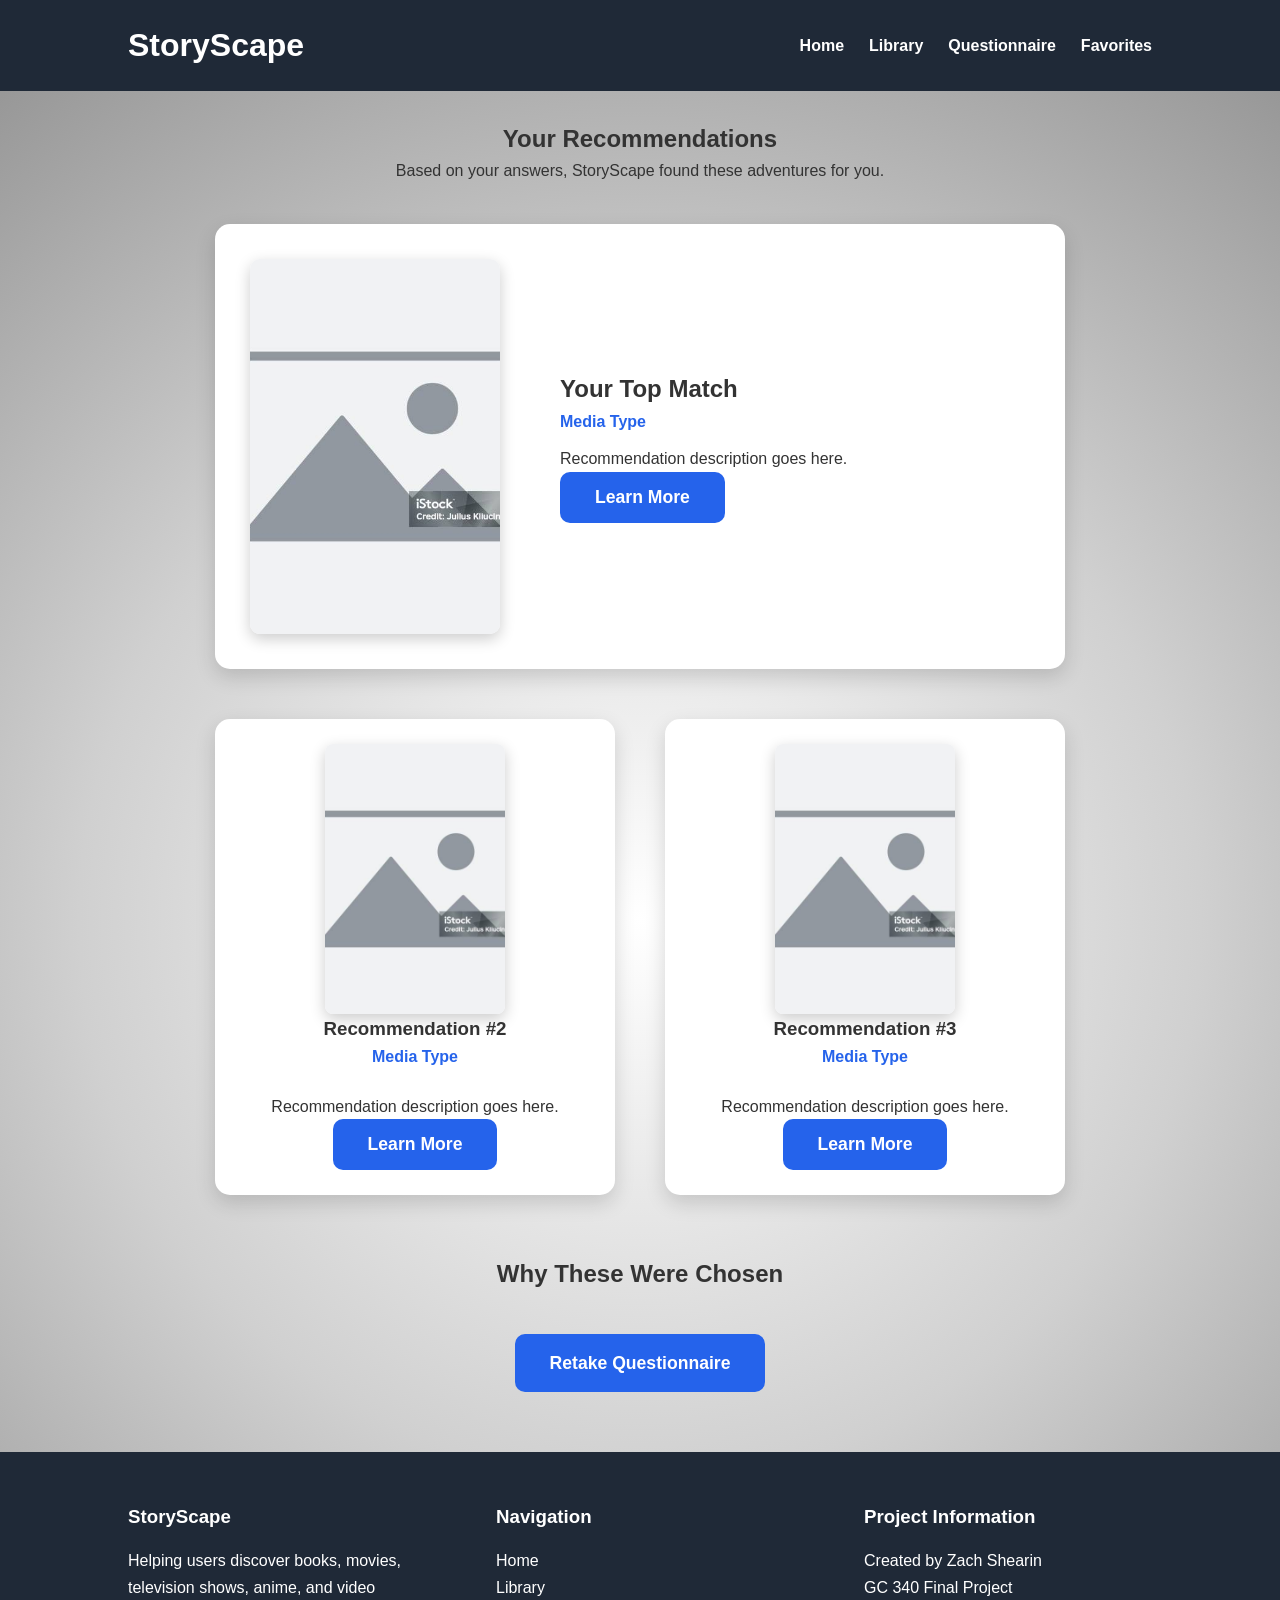
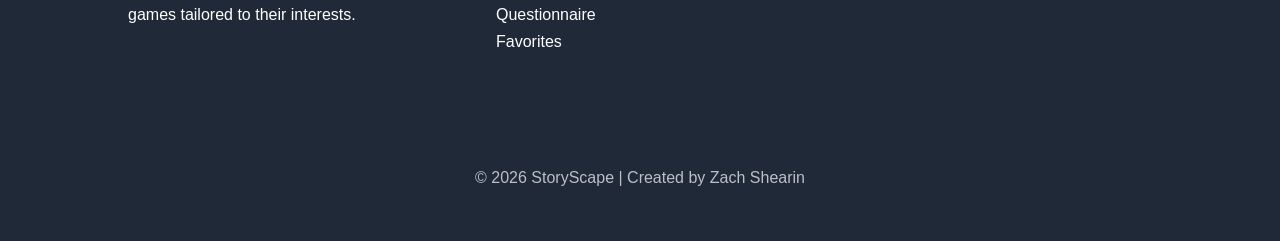
<file: results.html>
<!DOCTYPE html>
<html lang="en">
<head>
    <meta charset="UTF-8">
    <meta name="viewport" content="width=device-width, initial-scale=1.0">
    <title>Your Recommendations | StoryScape</title>

    <link rel="stylesheet" href="css/style.css">
</head>
<body>

<header>
    <div class="logo">
        <h2>StoryScape</h2>
    </div>

    <nav>
        <ul>
            <li><a href="index.html">Home</a></li>
			<li><a href="library.html">Library</a></li>
            <li><a href="questionnaire.html">Questionnaire</a></li>
            <li><a href="favorites.html">Favorites</a></li>
        </ul>
    </nav>
</header>
<main class="page-content">
	<section class="results">

		<h1>Your Recommendations</h1>

		<p class="results-intro">
			Based on your answers, StoryScape found these adventures for you.
		</p>

		<!-- Top Recommendation -->
		<div class="top-recommendation">

			<img
				id="top-image"
				src="images/placeholder.jpg"
				alt="Top Recommendation">

			<div class="recommendation-info">

				<h2 id="top-title">
					Your Top Match
				</h2>

				<p id="top-media">
					Media Type
				</p>
				<p id="top-match-percent" class="match-percent"></p>
				<p id="top-description">
					Recommendation description goes here.
				</p>

				<div class="recommendation-actions">

					<button 
						id="top-learn-more" 
						class="results-btn">

						Learn More
					</button>

			</div>

			</div>

		</div>

		<!-- Secondary Recommendations -->
		<div class="secondary-recommendations">

			<div class="recommendation-card">

				<img
					id="second-image"
					src="images/placeholder.jpg"
					alt="Recommendation">

				<h3 id="second-title">
					Recommendation #2
				</h3>
				<p id="second-media">
					Media Type
				</p>
				<p id="second-match-percent" class="match-percent"></p>
					<p id="second-description">
    					Recommendation description goes here.
					</p>
				<button
   					id="second-learn-more"
    				class="results-btn">

					Learn More
				</button>

			</div>

			<div class="recommendation-card">

				<img
					id="third-image"
					src="images/placeholder.jpg"
					alt="Recommendation">

				<h3 id="third-title">
					Recommendation #3
				</h3>
				<p id="third-media">
					Media Type
				</p>
				<p id="third-match-percent" class="match-percent"></p>
					<p id="third-description">
    					Recommendation description goes here.
					</p>
				<button
   					id="third-learn-more"
    				class="results-btn">

					Learn More
				</button>

			</div>

		</div>

		<!-- Why These Were Chosen -->
		<div class="match-reasons">

			<h2>Why These Were Chosen</h2>

			<div id="user-preferences">
			</div>

		</div>

		<div class="retake-section">

			<a href="questionnaire.html"
			   class="results-btn">

				Retake Questionnaire

			</a>

		</div>

	</section>

	<footer>

		<div class="footer-section">

			<h3>StoryScape</h3>

			<p>
				Helping users discover books, movies,
				television shows, anime, and video games
				tailored to their interests.
			</p>

		</div>

		<div class="footer-section">

			<h3>Navigation</h3>

			<p><a href="index.html">Home</a></p>

			<p><a href="library.html">Library</a></p>

			<p><a href="questionnaire.html">Questionnaire</a></p>

			<p><a href="favorites.html">Favorites</a></p>

		</div>

		<div class="footer-section">

			<h3>Project Information</h3>

			<p>Created by Zach Shearin</p>

			<p>GC 340 Final Project</p>

		</div>
		<p class="copyright">
			© 2026 StoryScape | Created by Zach Shearin
		</p>
	</footer>

	<script src="js/database.js"></script>
	<script src="js/results.js"></script>
</main>
</body>
</html>
</file>
<file: css/style.css>
/* ====================
	Global Styles
==================== */

* {
	margin: 0;
	padding: 0;
	box-sizing: border-box;
}

body {
	font-family: Arial, Helvetica, sans-serif;
	line-height: 1.6;
	background: radial-gradient(
        circle,
        #ffffff 0%,
        #d0d0d0 50%,
        #8f8f8f 100%
    );
	color: #333;
}

/* ====================
		Header
==================== */

header {
	background-color: #1f2937;
	color: white;
	display: flex;
	justify-content: space-between;
	align-items: center;
	padding: 20px 10%;
	position: fixed;
	top: 0;
	left: 0;
	width: 100%;
	z-index: 1000;
}

.logo h2{
	font-size: 2rem;
}

nav ul {
    display: flex;
    list-style: none;
    gap: 25px;
}

nav a {
    color: white;
    text-decoration: none;
    font-weight: bold;
}

nav a:hover {
    color: #60a5fa;
}

/* ====================
	Hero Section
==================== */

.hero {
	display: flex;
	justify-content: center;
	align-items: center;
	text-align: center;
	padding: 80px 20px;
	background-color: transparent;
	margin-top: 140px;
}

.hero-content {
	background-color: white;
	max-width: 900px;
	padding: 60px;
	border-radius: 15px;
	box-shadow: 0 4px 15px rgba(0,0,0,.1);
	text-align: center;
	color: #333;
}

.hero h1 {
	font-size: 4rem;
	margin-bottom: 15px;
}

.hero p {
	font-size: 1.2rem;
	margin-bottom: 30px;
}

/* ====================
		Buttons
==================== */

.btn {
    display: inline-block;
    background-color: #1e40af;
    color: white;
    padding: 15px 30px;
    text-decoration: none;
    border-radius: 8px;
    font-weight: bold;
    transition: 0.3s;
}

.btn:hover {
    background-color: #1e3a8a;
}



.btn-small {
    display: inline-block;
    margin-top: auto;
    padding: 12px 24px;
    background-color: #2563eb;
    color: white;
    text-decoration: none;
    border: none;
    border-radius: 10px;
    font-weight: 600;
    transition: all 0.3s ease;
    cursor: pointer;
}

.btn-small:hover {
    background-color: #1d4ed8;
    transform: translateY(-2px);
}

/* =========================
   Featured Categories
========================= */

.featured-categories {
    padding: 80px 10%;
    text-align: center;
}

.featured-categories h2,
.favorites h2 {
	color: #1e40af;
    margin-bottom: 40px;
    font-size: 2rem;
}

.category-container {
    display: flex;
    gap: 25px;
    justify-content: center;
}

.category-card {
    background: white;
    border-radius: 10px;
    overflow: hidden;
    width: 300px;
    box-shadow: 0 3px 10px rgba(0,0,0,.1);
    display: flex;
    flex-direction: column;
}

.category-card img {
    width: 100%;
    height: 180px;
    object-fit: contain;
	padding: 10px;
    transition: all 0.3s ease;
}

.category-card:hover img {
    transform: scale(1.05);
}

.category-card h3 {
    padding: 20px;
}

.category-link {
    text-decoration: none;
    color: inherit;
}

/* =========================
   Favorites
========================= */

.favorites {
    padding: 80px 10%;
    text-align: center;
}

.favorites-container {
    display: flex;
    gap: 25px;
    justify-content: center;
}

.favorite-card {
    background: white;
    width: 300px;
    padding: 25px;
    border-radius: 10px;
    box-shadow: 0 3px 10px rgba(0,0,0,.1);
    min-height: 500px;
    display: flex;
    flex-direction: column;
}

.favorite-card img {
    width: 100%;
    height: 360px;
    object-fit: contain;
	padding: 10px;
	filter: drop-shadow(0 8px 16px rgba(0,0,0,0.25));
    transition: all 0.3s ease;
}

.favorite-card:hover img {
    transform: scale(1.05);
}

.favorite-card h3 {
    margin-bottom: 15px;
}

.favorite-card p {
    margin-bottom: 15px;
}

/* =========================
   Footer
========================= */

footer {
    background-color: #1f2937;
    color: white;
    display: flex;
	flex-wrap: wrap;
    justify-content: center;
	gap: 80px;
    padding: 50px 10%;
}

.footer-section {
    flex: 1;
    min-width: 200px;
    max-width: 300px;
}

.footer-section h3 {
    margin-bottom: 15px;
	color: white;
}

.footer-section p {
	line-height: 1.7;
}

.footer-section a {
	color: white;
	text-decoration: none;
}

.footer-section a:hover {
	color:#60a5fa;
}

.copyright {
    width: 100%;
    text-align: center;
    margin-top: 30px;
    opacity: 0.7;
}

/* =========================
   Responsive Design
========================= */

@media (max-width: 900px) {

    header {
        flex-direction: column;
        gap: 15px;
    }

    .category-container,
    .favorites-container,
    footer {
        flex-direction: column;
        align-items: center;
    }

    .hero h1 {
        font-size: 3rem;
    }

}



/* =========================
   Questionnaire
========================= */

.questionnaire {
    display: flex;
    justify-content: center;
    align-items: center;
    min-height: 80vh;
    padding: 120px 20px 50px;
}

.questionnaire-card {
    background: white;
    width: 100%;
    max-width: 900px;
    padding: 50px;
    border-radius: 15px;
    box-shadow: 0 10px 25px rgba(0,0,0,.15);
    text-align: center;
}

.questionnaire-card h1 {
    margin-bottom: 30px;
}

.questionnaire-card h2 {
    margin-bottom: 30px;
}

.progress-container {
    width: 100%;
    height: 15px;
    background: #ddd;
    border-radius: 20px;
    margin-bottom: 40px;
}

.progress-bar {
    width: 20%;
    height: 100%;
    background: #1e40af;
    border-radius: 20px;
}

.answers {
    display: flex;
    flex-direction: column;
    gap: 15px;
    margin-bottom: 40px;
}

.answer-btn {
    padding: 15px;
    border: none;
    background: #f4f4f4;
    border-radius: 8px;
    cursor: pointer;
    font-size: 1rem;
    transition: .3s;
}

.answer-btn:hover {
    background: #dbeafe;
}

.navigation-buttons {
    display: flex;
    justify-content: space-between;
}

.nav-btn {
    padding: 12px 25px;
    border: none;
    border-radius: 8px;
    background: #1e40af;
    color: white;
    cursor: pointer;
}

.nav-btn:hover {
    background: #1e3a8a;
}

.answer-btn.selected {
    background-color: #1e40af;
    color: white;
}

.completion-btn {
    display: inline-block;
    background-color: #16a34a;
    color: white;
    padding: 15px 35px;
    border-radius: 10px;
    text-decoration: none;
    font-size: 1.1rem;
    font-weight: bold;
    margin-top: 20px;
    box-shadow: 0 6px 15px rgba(30, 64, 175, 0.3);
    transition: all 0.3s ease;
}

.completion-btn:hover {
    background-color: #15803d;
    transform: translateY(-3px);
    box-shadow: 0 10px 20px rgba(22, 163, 74, 0.4);
}

#second-learn-more,
#third-learn-more {
    width: auto !important;
    display: inline-block !important;
}

/* =========================
		Results
========================= */
.results-btn {
    display: inline-block;
    background-color: #2563eb;
    color: white;
    padding: 15px 35px;
    border-radius: 10px;
    text-decoration: none;
    font-size: 1.1rem;
    font-weight: bold;
    transition: all 0.3s ease;
    border: none;
    width: auto;
}

.results-btn:hover {
    background-color: #1d4ed8;
    transform: translateY(-3px);
}

.top-recommendation {
    display: flex;
    gap: 40px;
    align-items: center;
    max-width: 850px;
    margin: 40px auto;
    padding: 35px;
    background-color: white;
    border-radius: 15px;
    box-shadow: 0 8px 20px rgba(0,0,0,0.15);
}

.top-recommendation img {
    width: 250px;
    height: 375px;
    object-fit: cover;
    border-radius: 10px;
    box-shadow: 0 5px 15px rgba(0,0,0,0.2);
}

.recommendation-info {
    flex: 1;
    padding-left: 20px;
}

.top-badge {
    display: inline-block;
    background-color: #2563eb;
    color: white;
    padding: 8px 15px;
    border-radius: 8px;
    font-weight: bold;
    margin-bottom: 15px;
}

.secondary-recommendations {
    display: flex;
    gap: 50px;
    justify-content: center;
    flex-wrap: wrap;
	margin-top: 50px;
}

.recommendation-card {
	width: 400px;
	background: white;
	border-radius: 15px;
	padding: 25px;
	text-align: center;
	box-shadow: 0 8px 20px rgba(0,0,0,0.15);
    display: flex;
    flex-direction: column;
    align-items: center;
}

.recommendation-card img {
	width: 180px;
	height: 270px;
	object-fit: cover;
	border-radius: 8px;
	box-shadow: 0 5px 15px rgba(0,0,0,0.2);
    margin: 0 auto;
    display: block;
}





.match-reasons {
    text-align: center;
    margin-top: 60px;
}

.tag {
    display: inline-block;
    padding: 10px 15px;
    margin: 5px;
    background-color: #e5e7eb;
    border-radius: 8px;
}

.retake-section {
    text-align: center;
    margin-top: 40px;
    margin-bottom: 60px;
}

.page-content {
    padding-top: 120px;
}

.results-intro {
    padding-left: 100px;
    padding-right: 100px;
    text-align: center;
}

.results h1 {
    padding-left: 100px;
    padding-right: 100px;
    text-align: center;
}

#top-media,
#second-media,
#third-media {
    font-weight: bold;
    color: #2563eb;
    margin-bottom: 12px;
}

/* =========================
		Recommendation
========================= */

#recommendation-tags {
    margin-top: 15px;
    margin-bottom: 30px;
}

.recommendation-page {
    max-width: 1200px;
    margin: 0 auto;
    padding: 140px 20px 60px;
}

.recommendation-detail-card {
    display: flex;
    gap: 40px;
    align-items: center;
    background: white;
    padding: 35px;
    border-radius: 15px;
    box-shadow: 0 8px 20px rgba(0,0,0,0.15);
}

.recommendation-detail-card img {
    width: 300px;
    height: 450px;
    object-fit: cover;
    border-radius: 10px;
    box-shadow: 0 5px 15px rgba(0,0,0,0.2);
}

.recommendation-detail-info {
    flex: 1;
}

.recommendation-detail-info h1 {
    margin-bottom: 10px;
}

.recommendation-detail-info p {
    margin-bottom: 20px;
}

.similar-recommendations {
    margin-top: 50px;
    background: radial-gradient(
        circle,
        #60a5fa 0%,
        #2563eb 35%,
        #1e40af 70%,
        #1e293b 100%
    );
    padding: 30px;
    border-radius: 15px;
    box-shadow: 0 8px 20px rgba(0,0,0,0.15);
    text-align: center;
    color: black;
}

.similar-row {
    display: flex;
    justify-content: center;
    gap: 25px;
    flex-wrap: wrap;
    margin-top: 25px;
}

.similar-card {
    width: 280px;
    background: rgb(209, 209, 209);
    padding: 20px;
    border-radius: 12px;
    text-align: center;
    box-shadow: 0 5px 15px rgba(0,0,0,0.15);
    display: flex;
    flex-direction: column;
    min-height: 550px;
}

.similar-image {
    width: 180px;
    height: 260px;
    object-fit: cover;
    border-radius: 10px;
    margin-bottom: 15px;
    box-shadow: 0 5px 15px rgba(0,0,0,0.2);
    align-self: center;
}

.similar-card .results-btn {
    margin-top: auto;
    width: fit-content !important;
    align-self: center;
    padding: 10px 22px;
}


/*-----------------
    Favorites
    --------------*/
.favorite-btn {
    background-color: #facc15;
    color: #1f2937;
    border: none;
    padding: 12px 25px;
    border-radius: 10px;
    font-weight: bold;
    cursor: pointer;
    margin-right: 15px;
}

.favorite-btn:hover {
    background-color: #eab308;
}

/*---------------------------
        Favorites Page
    -------------------------*/
.favorites-page {
    max-width: 1200px;
    margin: 0 auto;
    padding: 140px 20px 60px;
    text-align: center;
}

.favorites-container {
    display: flex;
    flex-wrap: wrap;
    justify-content: center;
    gap: 30px;
    margin-top: 40px;
}

.remove-favorite-btn {
    margin-top: 10px;
    padding: 10px 20px;
    background-color: #dc2626;
    color: white;
    border: none;
    border-radius: 8px;
    cursor: pointer;
}

.remove-favorite-btn:hover {
    background-color: #b91c1c;
}

.empty-favorites {
    max-width: 600px;
    margin: 60px auto;
    padding: 40px;
    background: rgb(255, 255, 255);
    border-radius: 15px;
    text-align: center;
    box-shadow: 0 5px 15px rgba(0,0,0,0.15);
}

.empty-favorites h2 {
    margin-bottom: 15px;
}

.empty-favorites p {
    margin-bottom: 25px;
}



/*---------------------------
        Library Page
    -------------------------*/

.library-page {
    max-width: 1200px;
    margin: 0 auto;
    padding: 140px 20px 60px;
    text-align: center;
}

.library-filters {
    display: flex;
    justify-content: center;
    gap: 15px;
    flex-wrap: wrap;
    margin: 30px 0 40px;
}

.filter-btn {
    padding: 12px 24px;
    background-color: #2563eb;
    color: white;
    border: none;
    border-radius: 10px;
    font-weight: bold;
    cursor: pointer;
}

.filter-btn:hover {
    background-color: #1d4ed8
}

.library-container {
    display: flex;
    justify-content: center;
    flex-wrap: wrap;
    gap: 30px;
}

.match-percent {
    color: #16a34a;
    font-weight: bold;
    margin-bottom: 12px;
}

/* ---------------------
----  Library!
--------------------- */

.library-container {
    display: grid;
    grid-template-columns: repeat(auto-fit, minmax(280px, 1fr));
    gap: 25px;
    margin-top: 30px;
}

.library-card {
    background: rgb(209, 209, 209);
    border-radius: 12px;
    padding: 20px;
    text-align: center;
    display: flex;
    flex-direction: column;
    min-height: 550px;
    box-shadow: 0 5px 15px rgba(0,0,0,0.15);
}

.library-card img {
    width: 200px;
    height: 300px;
    object-fit: cover;
    border-radius: 10px;
    align-self: center;
    margin-bottom: 15px;
}

.library-card .library-btn {
    margin-top: auto;
    align-self: center;
}

.library-btn {
    display: inline-block;
    background-color: #2563eb;
    color: white;
    padding: 15px 35px;
    border-radius: 10px;
    text-decoration: none;
    font-size: 1.1rem;
    font-weight: bold;
    transition: all 0.3s ease;
    border: none;
    cursor: pointer;
}

#library-search {
    width: 100%;
    max-width: 600px;
    padding: 15px 20px;
    margin: 20px auto;
    display: block;
    border: 2px solid #d1d5db;
    border-radius: 10px;
    font-size: 1rem;
    transition: all 0.3s ease;
}

#library-search:focus {
    outline: none;
    border-color: #2563eb;
    box-shadow: 0 0 10px rgba(37, 99, 235, 0.25);
}

#library-search::placeholder {
    color: #6b7280;
}

.filter-btn.active {
    background-color: #061f56;
    color: white;
}


/* --------------------
        Mobile
-------------------- */
@media (max-width: 768px) {

    body {
        overflow-x: hidden;
    }

    header {
        flex-direction: column;
        gap: 12px;
        padding: 15px;
        text-align: center;
    }

    nav ul {
        flex-wrap: wrap;
        justify-content: center;
        gap: 12px;
    }

    .library-page,
    .favorites-page,
    .recommendation-page,
    .results-page {
        padding-left: 15px;
        padding-right: 15px;
    }

    .recommendation-detail-card {
        flex-direction: column;
        text-align: center;
    }

    .recommendation-detail-card img {
        width: 220px;
        height: 320px;
    }

    .secondary-recommendations,
    .similar-row,
    .favorites-container {
        flex-direction: column;
        align-items: center;
    }

    .library-container {
        grid-template-columns: 1fr;
    }
}

.progress-text {
    text-align: center;
    margin-top: 10px;
    font-size: 1rem;
    font-weight: bold;
    color: #666;
}
</file>
